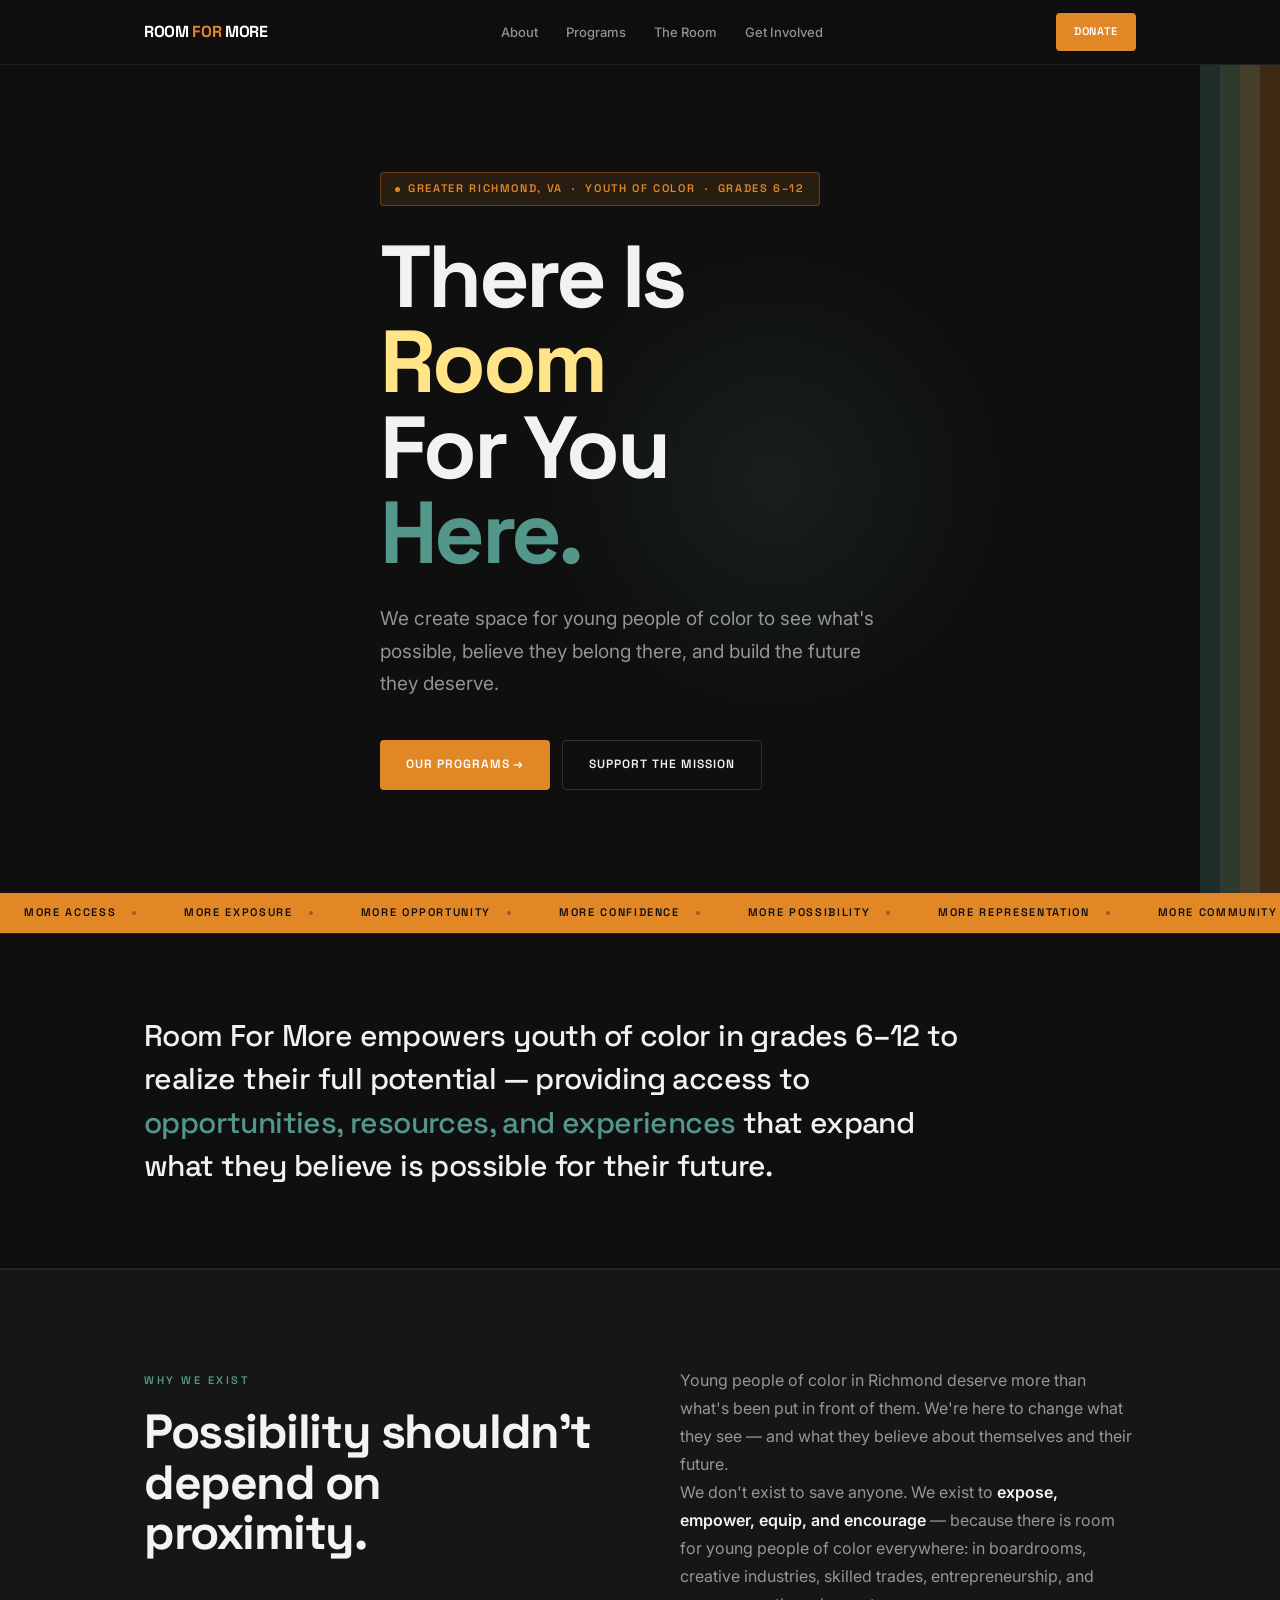
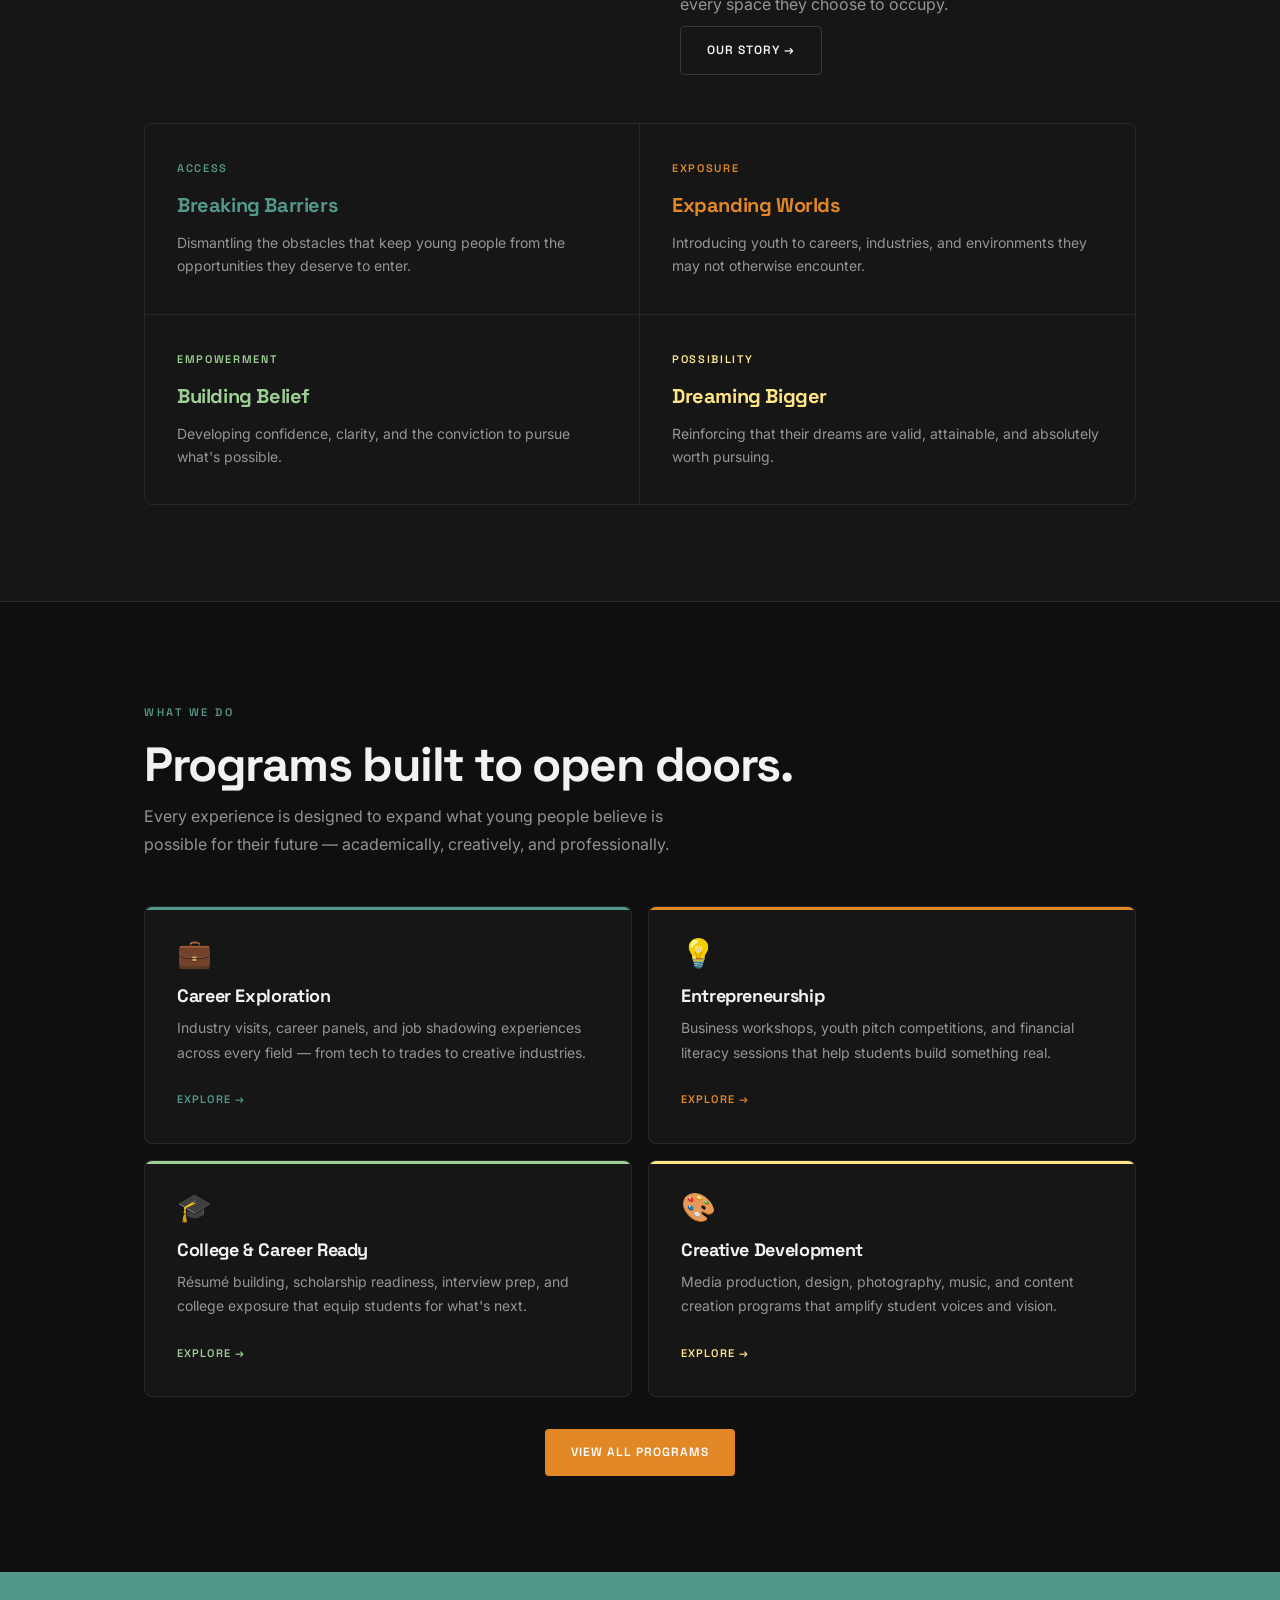
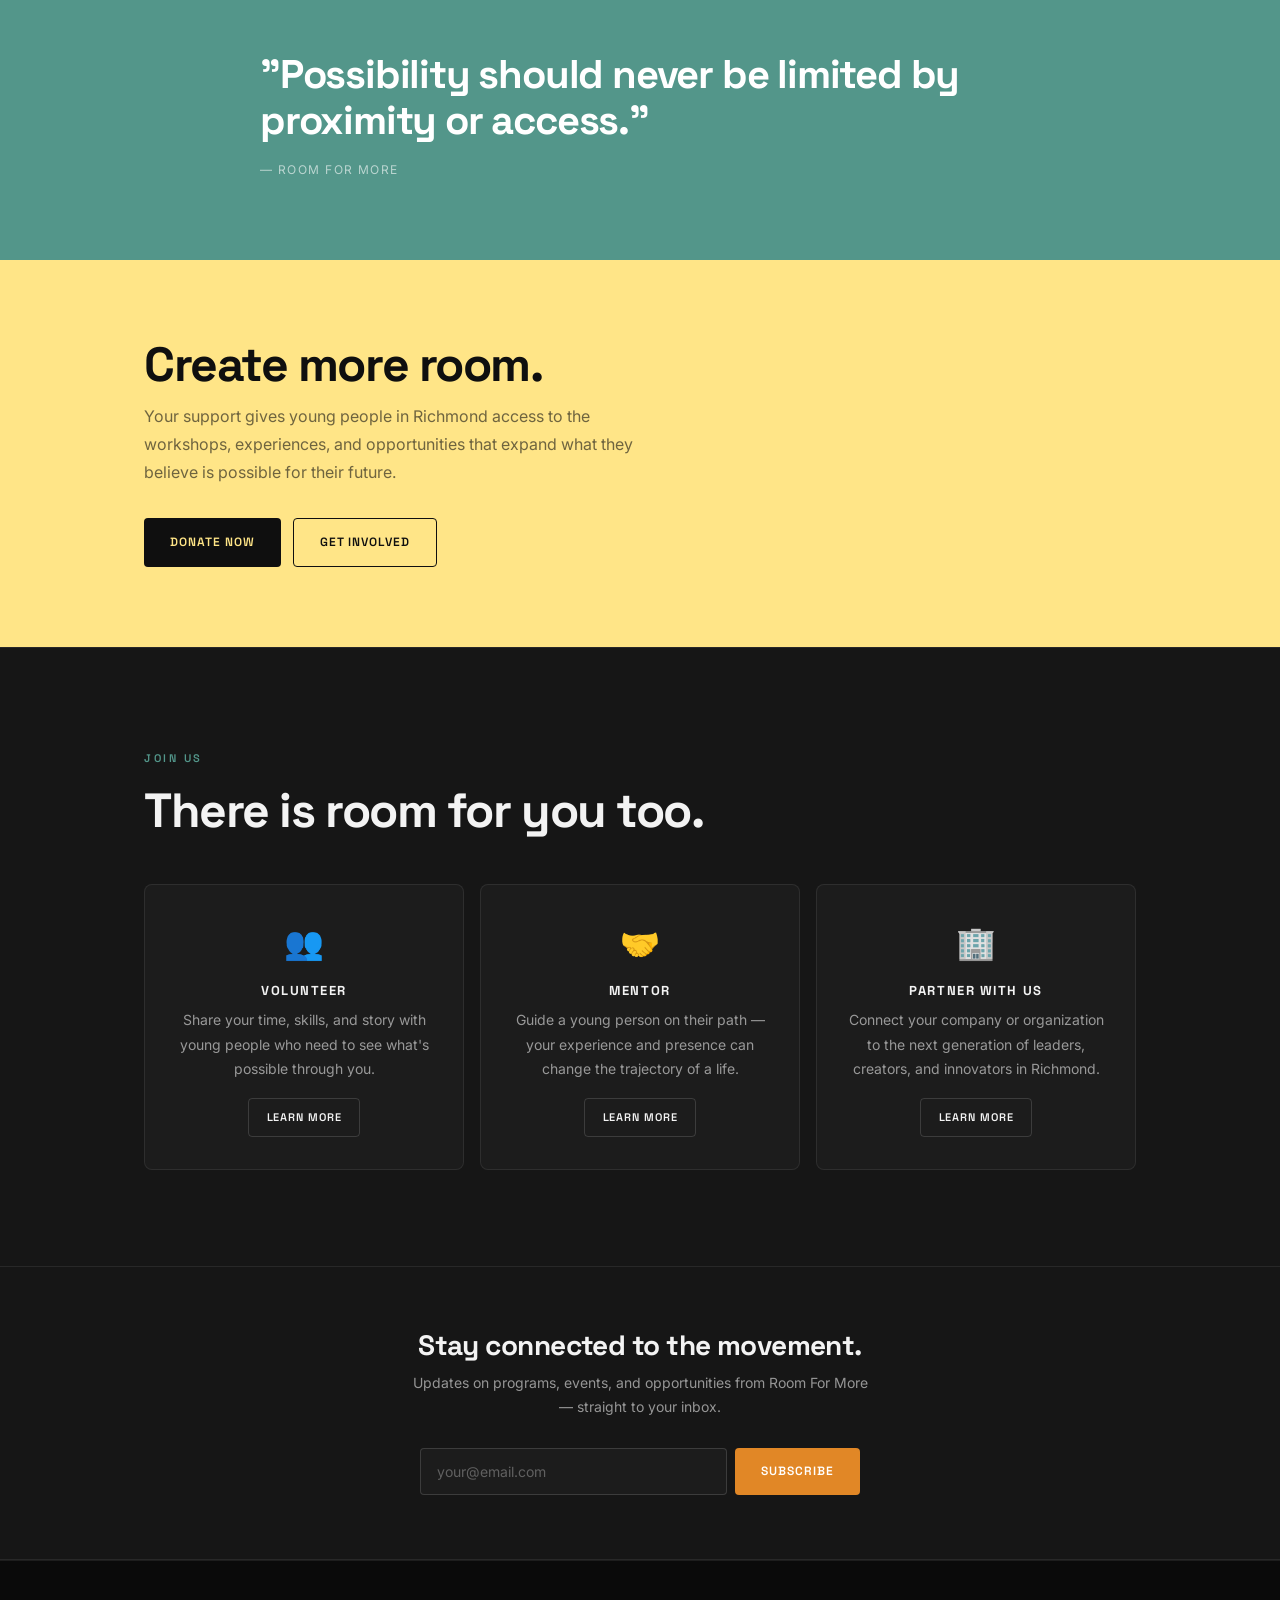
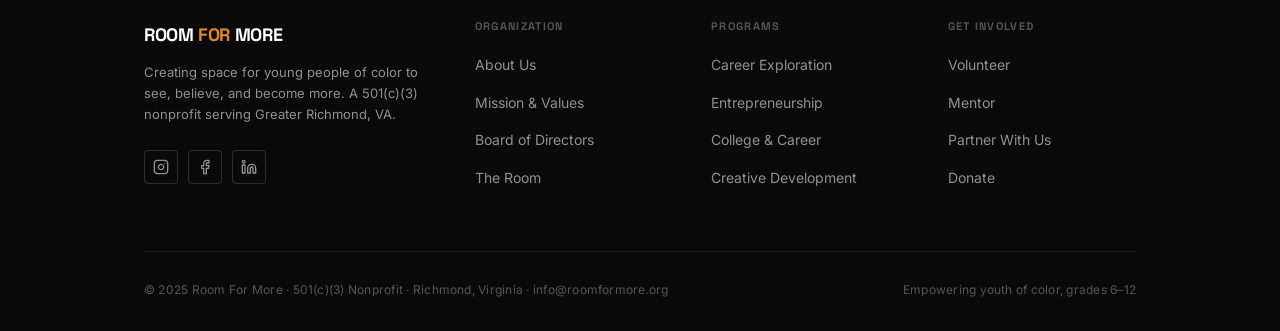
<file: index.html>
<!DOCTYPE html>
<html lang="en">
<head>
  <meta charset="UTF-8">
  <meta name="viewport" content="width=device-width, initial-scale=1.0">
  <meta name="description" content="Room For More empowers youth of color in grades 6–12 in Greater Richmond, VA through career exploration, entrepreneurship, creative development, and college readiness.">
  <title>Room For More — Creating Space for Young People of Color</title>
  <link rel="stylesheet" href="style.css">
  <style>
    /* ---- Hero ---- */
    .hero {
      background: var(--bg-base);
      padding: 100px var(--gutter) 96px;
      position: relative;
      overflow: hidden;
      min-height: 92vh;
      display: flex;
      align-items: center;
    }
    .hero__content { position: relative; z-index: 2; max-width: 720px; }
    .hero__tag {
      display: inline-flex;
      align-items: center;
      gap: 8px;
      background: rgba(225,135,38,0.12);
      border: 1px solid rgba(225,135,38,0.35);
      color: var(--orange);
      font-family: var(--font-display);
      font-size: 11px;
      font-weight: 600;
      letter-spacing: 0.15em;
      text-transform: uppercase;
      padding: 7px 14px;
      border-radius: var(--radius-sm);
      margin-bottom: 28px;
    }
    .hero__tag-dot {
      width: 5px; height: 5px;
      border-radius: 50%;
      background: var(--orange);
      animation: pulse 2s ease infinite;
    }
    @keyframes pulse {
      0%,100% { opacity: 1; } 50% { opacity: 0.4; }
    }
    .hero h1 {
      font-size: clamp(48px, 8vw, 88px);
      line-height: 0.97;
      letter-spacing: -0.04em;
      margin-bottom: 28px;
    }
    .hero h1 .accent-yellow { color: var(--yellow); }
    .hero h1 .accent-teal   { color: var(--teal); }
    .hero__sub {
      font-size: clamp(15px, 2vw, 19px);
      color: var(--text-muted);
      max-width: 520px;
      line-height: 1.7;
      margin-bottom: 40px;
    }
    .hero__btns { display: flex; gap: 12px; flex-wrap: wrap; }

    /* Vertical stripe accent */
    .hero__stripes {
      position: absolute;
      right: 0;
      top: 0;
      bottom: 0;
      display: flex;
      gap: 0;
      pointer-events: none;
      z-index: 1;
    }
    .hero__stripe {
      width: 20px;
      opacity: 0.22;
    }

    /* Ambient glow */
    .hero__glow {
      position: absolute;
      right: 20%;
      top: 20%;
      width: 500px;
      height: 500px;
      background: radial-gradient(circle, rgba(83,150,138,0.12) 0%, transparent 65%);
      pointer-events: none;
      z-index: 1;
    }

    /* ---- Why Section ---- */
    .why-section {
      background: var(--bg-surface);
      border-top: 1px solid var(--border);
      border-bottom: 1px solid var(--border);
    }
    .why-layout {
      display: grid;
      grid-template-columns: 1fr 1fr;
      gap: 80px;
      align-items: start;
    }
    .why-left p { font-size: 16px; line-height: 1.8; margin-bottom: 32px; }

    /* ---- Mission statement full-bleed ---- */
    .mission-statement {
      padding: 80px var(--gutter);
      background: var(--bg-base);
      border-top: 1px solid var(--border);
      border-bottom: 1px solid var(--border);
    }
    .mission-statement p {
      font-family: var(--font-display);
      font-size: clamp(20px, 3vw, 30px);
      font-weight: 500;
      letter-spacing: -0.02em;
      color: var(--text-primary);
      max-width: 820px;
      line-height: 1.45;
    }
    .mission-statement p span { color: var(--teal); }

    @media (max-width: 768px) {
      .hero { min-height: 80vh; padding: 80px var(--gutter) 72px; }
      .why-layout { grid-template-columns: 1fr; gap: 48px; }
    }
  </style>
</head>
<body data-page="home">

  <div id="nav-placeholder"></div>

  <!-- HERO -->
  <section class="hero" aria-label="Hero">
    <div class="hero__glow" aria-hidden="true"></div>
    <div class="hero__stripes" aria-hidden="true">
      <div class="hero__stripe" style="background:var(--teal);"></div>
      <div class="hero__stripe" style="background:var(--green);"></div>
      <div class="hero__stripe" style="background:var(--yellow);"></div>
      <div class="hero__stripe" style="background:var(--orange);"></div>
    </div>

    <div class="hero__content container">
      <div class="hero__tag">
        <span class="hero__tag-dot"></span>
        Greater Richmond, VA &nbsp;·&nbsp; Youth of Color &nbsp;·&nbsp; Grades 6–12
      </div>
      <h1>
        There Is<br>
        <span class="accent-yellow">Room</span><br>
        For You<br>
        <span class="accent-teal">Here.</span>
      </h1>
      <p class="hero__sub">
        We create space for young people of color to see what's possible, believe they belong there, and build the future they deserve.
      </p>
      <div class="hero__btns">
        <a href="programs.html" class="btn btn--orange">Our Programs &rarr;</a>
        <a href="donate.html" class="btn btn--ghost">Support the Mission</a>
      </div>
    </div>
  </section>

  <!-- TICKER -->
  <div id="ticker-placeholder"></div>

  <!-- MISSION STATEMENT -->
  <div class="mission-statement">
    <div class="container">
      <p>Room For More empowers youth of color in grades 6–12 to realize their full potential — providing access to <span>opportunities, resources, and experiences</span> that expand what they believe is possible for their future.</p>
    </div>
  </div>

  <!-- WHY WE EXIST -->
  <section class="section why-section" aria-labelledby="why-heading">
    <div class="container">
      <div class="why-layout">
        <div class="why-left">
          <span class="eyebrow">Why We Exist</span>
          <h2 id="why-heading">Possibility shouldn't depend on proximity.</h2>
        </div>
        <div class="why-right">
          <p>Young people of color in Richmond deserve more than what's been put in front of them. We're here to change what they see — and what they believe about themselves and their future.</p>
          <p>We don't exist to save anyone. We exist to <strong style="color:var(--text-primary);font-weight:600;">expose, empower, equip, and encourage</strong> — because there is room for young people of color everywhere: in boardrooms, creative industries, skilled trades, entrepreneurship, and every space they choose to occupy.</p>
          <a href="about.html" class="btn btn--ghost" style="margin-top:8px;">Our Story &rarr;</a>
        </div>
      </div>

      <div class="value-grid" role="list">
        <div class="value-cell" role="listitem">
          <div class="value-num" style="color:var(--teal);">ACCESS</div>
          <div class="value-name" style="color:var(--teal);">Breaking Barriers</div>
          <div class="value-desc">Dismantling the obstacles that keep young people from the opportunities they deserve to enter.</div>
        </div>
        <div class="value-cell" role="listitem">
          <div class="value-num" style="color:var(--orange);">EXPOSURE</div>
          <div class="value-name" style="color:var(--orange);">Expanding Worlds</div>
          <div class="value-desc">Introducing youth to careers, industries, and environments they may not otherwise encounter.</div>
        </div>
        <div class="value-cell" role="listitem">
          <div class="value-num" style="color:var(--green);">EMPOWERMENT</div>
          <div class="value-name" style="color:var(--green);">Building Belief</div>
          <div class="value-desc">Developing confidence, clarity, and the conviction to pursue what's possible.</div>
        </div>
        <div class="value-cell" role="listitem">
          <div class="value-num" style="color:var(--yellow);">POSSIBILITY</div>
          <div class="value-name" style="color:var(--yellow);">Dreaming Bigger</div>
          <div class="value-desc">Reinforcing that their dreams are valid, attainable, and absolutely worth pursuing.</div>
        </div>
      </div>
    </div>
  </section>

  <!-- PROGRAMS PREVIEW -->
  <section class="section" aria-labelledby="programs-heading">
    <div class="container">
      <span class="eyebrow">What We Do</span>
      <h2 id="programs-heading">Programs built to open doors.</h2>
      <p style="margin-top:12px;max-width:540px;">Every experience is designed to expand what young people believe is possible for their future — academically, creatively, and professionally.</p>

      <div class="prog-grid" role="list">
        <div class="prog-card" role="listitem">
          <div class="prog-card__bar" style="background:var(--teal);"></div>
          <div class="prog-card__icon" aria-hidden="true">💼</div>
          <h3>Career Exploration</h3>
          <p>Industry visits, career panels, and job shadowing experiences across every field — from tech to trades to creative industries.</p>
          <a href="programs.html#career" class="prog-card__link" style="color:var(--teal);">Explore &rarr;</a>
        </div>
        <div class="prog-card" role="listitem">
          <div class="prog-card__bar" style="background:var(--orange);"></div>
          <div class="prog-card__icon" aria-hidden="true">💡</div>
          <h3>Entrepreneurship</h3>
          <p>Business workshops, youth pitch competitions, and financial literacy sessions that help students build something real.</p>
          <a href="programs.html#entrepreneurship" class="prog-card__link" style="color:var(--orange);">Explore &rarr;</a>
        </div>
        <div class="prog-card" role="listitem">
          <div class="prog-card__bar" style="background:var(--green);"></div>
          <div class="prog-card__icon" aria-hidden="true">🎓</div>
          <h3>College & Career Ready</h3>
          <p>Résumé building, scholarship readiness, interview prep, and college exposure that equip students for what's next.</p>
          <a href="programs.html#college" class="prog-card__link" style="color:var(--green);">Explore &rarr;</a>
        </div>
        <div class="prog-card" role="listitem">
          <div class="prog-card__bar" style="background:var(--yellow);"></div>
          <div class="prog-card__icon" aria-hidden="true">🎨</div>
          <h3>Creative Development</h3>
          <p>Media production, design, photography, music, and content creation programs that amplify student voices and vision.</p>
          <a href="programs.html#creative" class="prog-card__link" style="color:var(--yellow);">Explore &rarr;</a>
        </div>
      </div>

      <div style="margin-top:32px;text-align:center;">
        <a href="programs.html" class="btn btn--orange">View All Programs</a>
      </div>
    </div>
  </section>

  <!-- QUOTE -->
  <div class="quote-block" role="blockquote">
    <div class="container">
      <blockquote>"Possibility should never be limited by proximity or access."</blockquote>
      <cite>— Room For More</cite>
    </div>
  </div>

  <!-- DONATE CTA -->
  <div class="cta-strip" aria-label="Donate call to action">
    <div class="container">
      <h2>Create more room.</h2>
      <p>Your support gives young people in Richmond access to the workshops, experiences, and opportunities that expand what they believe is possible for their future.</p>
      <div class="btn-row">
        <a href="donate.html" class="btn btn--dark">Donate Now</a>
        <a href="get-involved.html" class="btn btn--outline-dark">Get Involved</a>
      </div>
    </div>
  </div>

  <!-- GET INVOLVED STRIP -->
  <section class="section" style="background:var(--bg-surface);border-top:1px solid var(--border);" aria-labelledby="involve-heading">
    <div class="container">
      <span class="eyebrow">Join Us</span>
      <h2 id="involve-heading">There is room for you too.</h2>
      <div class="involve-grid" role="list">
        <div class="involve-card" role="listitem">
          <div class="involve-card__icon" aria-hidden="true">👥</div>
          <h3>Volunteer</h3>
          <p>Share your time, skills, and story with young people who need to see what's possible through you.</p>
          <a href="get-involved.html#volunteer" class="btn btn--ghost" style="margin-top:16px;font-size:11px;padding:10px 18px;">Learn More</a>
        </div>
        <div class="involve-card" role="listitem">
          <div class="involve-card__icon" aria-hidden="true">🤝</div>
          <h3>Mentor</h3>
          <p>Guide a young person on their path — your experience and presence can change the trajectory of a life.</p>
          <a href="get-involved.html#mentor" class="btn btn--ghost" style="margin-top:16px;font-size:11px;padding:10px 18px;">Learn More</a>
        </div>
        <div class="involve-card" role="listitem">
          <div class="involve-card__icon" aria-hidden="true">🏢</div>
          <h3>Partner With Us</h3>
          <p>Connect your company or organization to the next generation of leaders, creators, and innovators in Richmond.</p>
          <a href="get-involved.html#partner" class="btn btn--ghost" style="margin-top:16px;font-size:11px;padding:10px 18px;">Learn More</a>
        </div>
      </div>
    </div>
  </section>

  <!-- EMAIL SIGNUP -->
  <section class="email-signup" aria-label="Newsletter signup">
    <div class="container">
      <h3>Stay connected to the movement.</h3>
      <p>Updates on programs, events, and opportunities from Room For More — straight to your inbox.</p>
      <form class="email-form" novalidate aria-label="Email signup form">
        <input type="email" placeholder="your@email.com" required aria-label="Email address">
        <button type="submit" class="btn btn--orange">Subscribe</button>
      </form>
    </div>
  </section>

  <div id="footer-placeholder"></div>
  <script src="shared.js"></script>
</body>
</html>
</file>
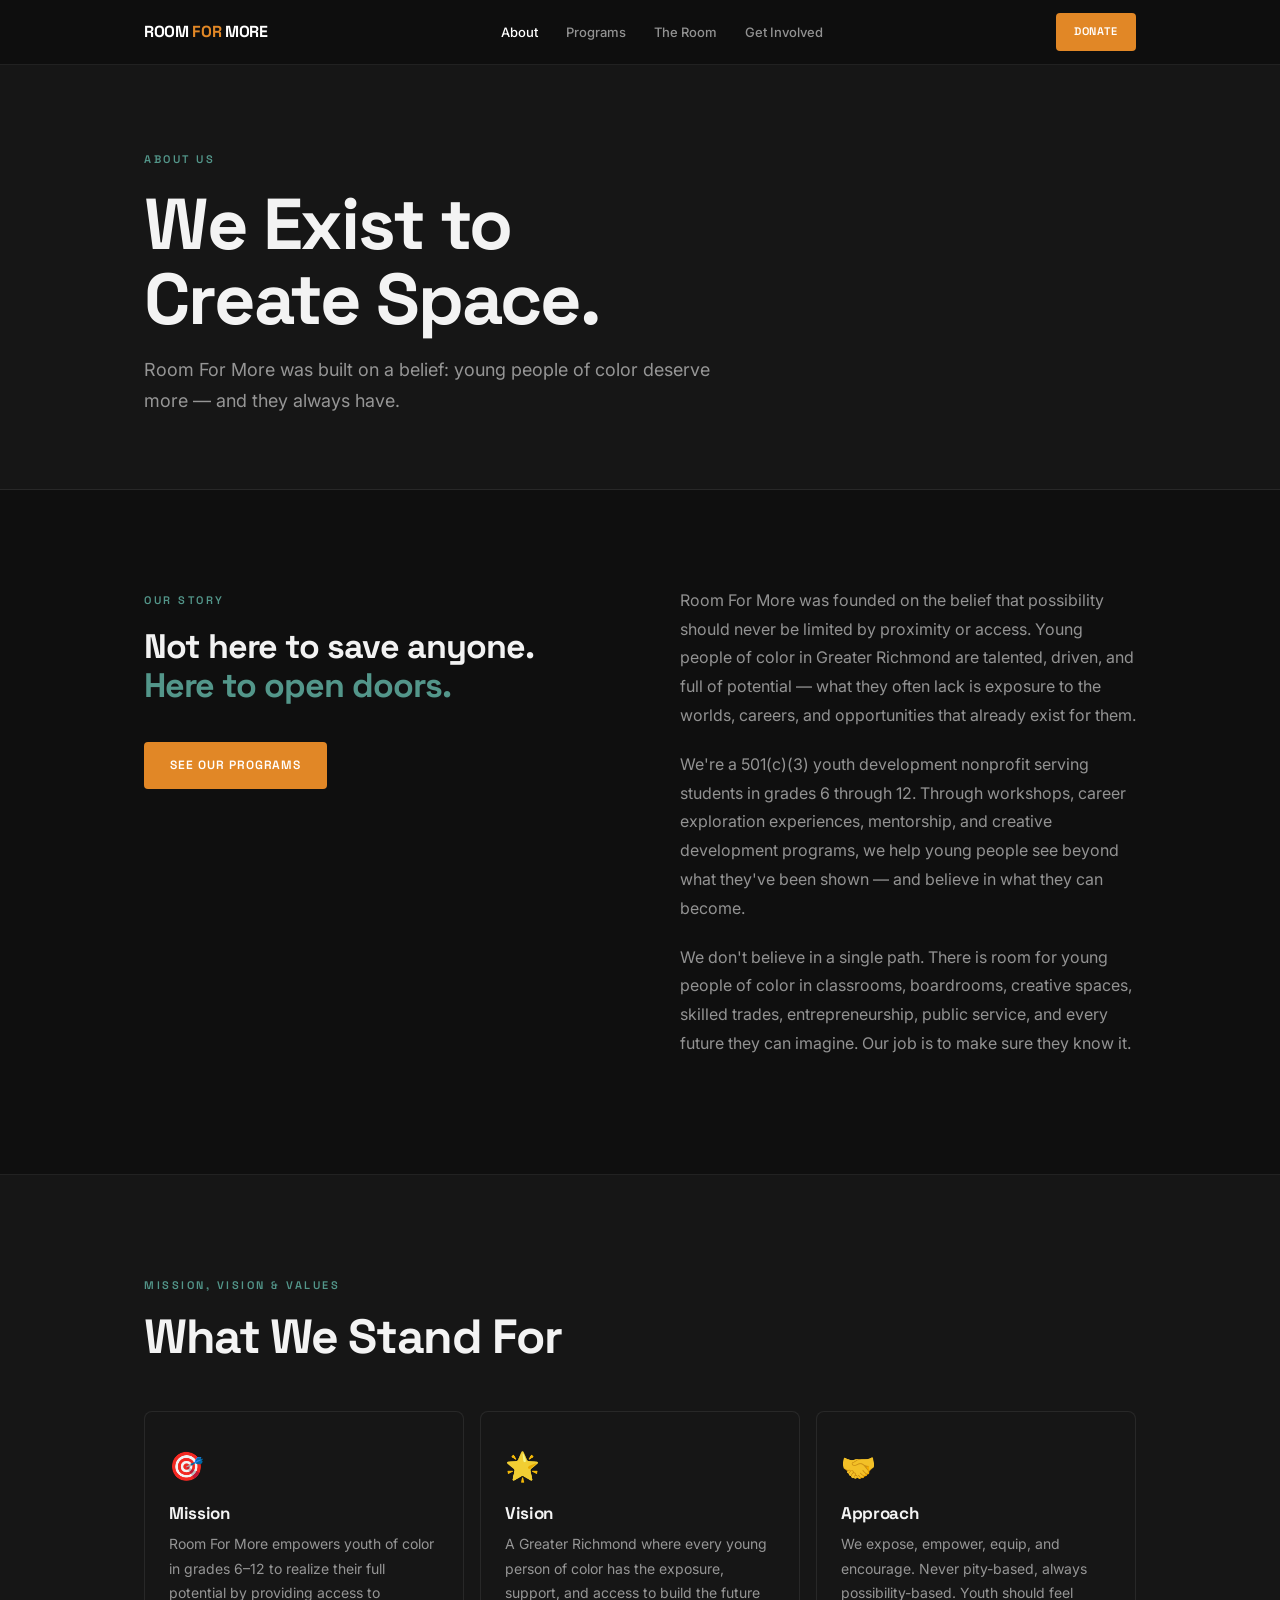
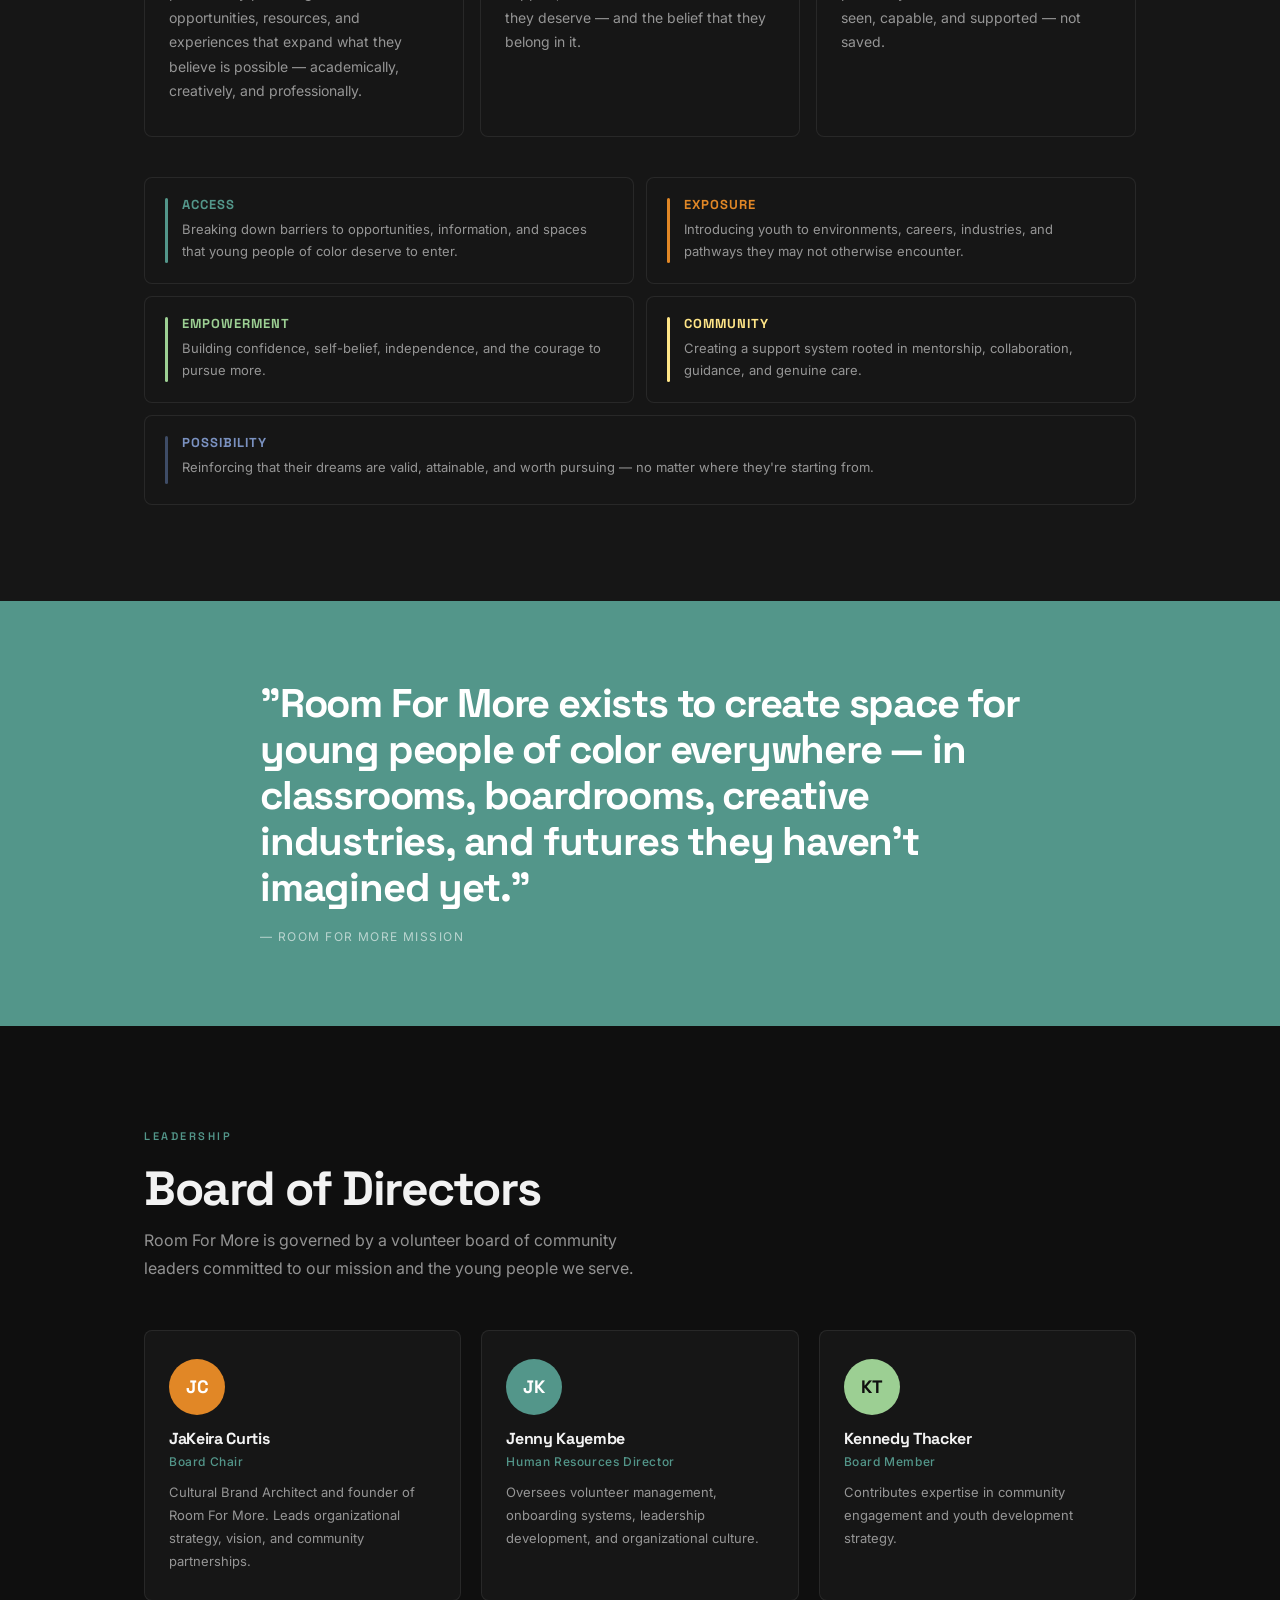
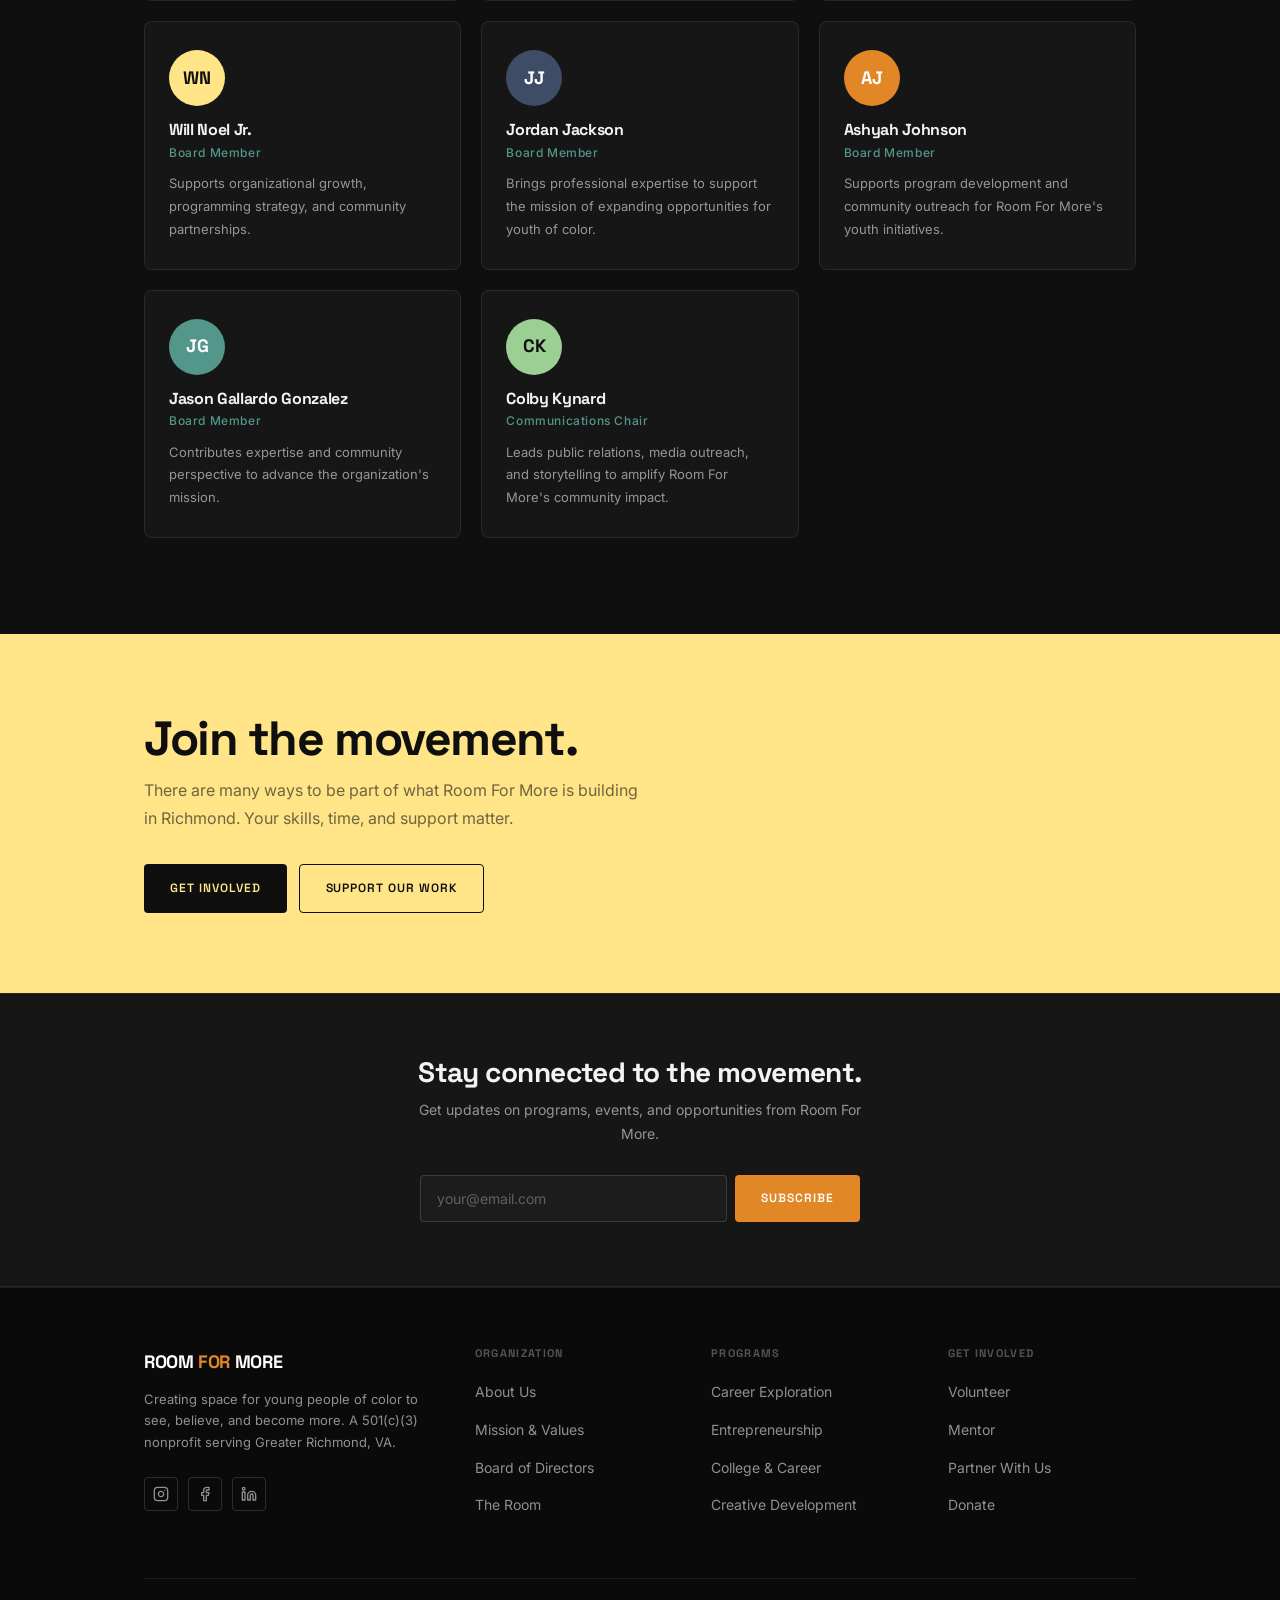
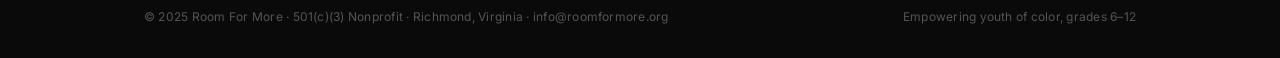
<file: about.html>
<!DOCTYPE html>
<html lang="en">
<head>
  <meta charset="UTF-8">
  <meta name="viewport" content="width=device-width, initial-scale=1.0">
  <meta name="description" content="Learn about Room For More — our story, mission, values, and the team building this movement for youth of color in Greater Richmond, VA.">
  <title>About — Room For More</title>
  <link rel="stylesheet" href="style.css">
  <style>
    .story-layout {
      display: grid;
      grid-template-columns: 1fr 1fr;
      gap: 80px;
      align-items: start;
    }
    .story-pull {
      font-family: var(--font-display);
      font-size: clamp(22px, 3.5vw, 34px);
      font-weight: 700;
      line-height: 1.15;
      letter-spacing: -0.03em;
      color: var(--text-primary);
      margin-bottom: 28px;
    }
    .story-pull span { color: var(--teal); }
    .story-body p {
      font-size: 16px;
      line-height: 1.8;
      margin-bottom: 20px;
      color: var(--text-muted);
    }
    .mission-cards {
      display: grid;
      grid-template-columns: repeat(3,1fr);
      gap: 16px;
      margin-top: 48px;
    }
    .mission-card {
      background: var(--bg-surface);
      border: 1px solid var(--border);
      border-radius: var(--radius-md);
      padding: 32px 24px;
    }
    .mission-card__icon {
      font-size: 28px;
      margin-bottom: 16px;
    }
    .mission-card h3 { font-size:17px; margin-bottom:10px; }
    .mission-card p  { font-size:14px; }

    .pillars-list {
      display: grid;
      grid-template-columns: 1fr 1fr;
      gap: 12px;
      margin-top: 40px;
    }
    .pillar-item {
      display: flex;
      align-items: flex-start;
      gap: 14px;
      padding: 20px;
      background: var(--bg-surface);
      border: 1px solid var(--border);
      border-radius: var(--radius-md);
    }
    .pillar-item__bar {
      width: 3px;
      height: 100%;
      min-height: 48px;
      border-radius: 2px;
      flex-shrink: 0;
    }
    .pillar-item h4 { font-size:13px; letter-spacing:0.08em; margin-bottom:6px; }
    .pillar-item p  { font-size:13px; }

    @media (max-width:768px) {
      .story-layout { grid-template-columns:1fr; gap:40px; }
      .mission-cards { grid-template-columns:1fr; }
      .pillars-list  { grid-template-columns:1fr; }
    }
  </style>
</head>
<body data-page="about">
  <div id="nav-placeholder"></div>

  <!-- PAGE HERO -->
  <header class="page-hero" aria-label="Page header">
    <div class="container">
      <span class="eyebrow">About Us</span>
      <h1>We Exist to<br>Create Space.</h1>
      <p>Room For More was built on a belief: young people of color deserve more — and they always have.</p>
    </div>
  </header>

  <!-- OUR STORY -->
  <section class="section" aria-labelledby="story-heading">
    <div class="container">
      <div class="story-layout">
        <div>
          <span class="eyebrow">Our Story</span>
          <p class="story-pull">Not here to save anyone.<br><span>Here to open doors.</span></p>
          <a href="programs.html" class="btn btn--orange" style="margin-top:8px;">See Our Programs</a>
        </div>
        <div class="story-body">
          <p>Room For More was founded on the belief that possibility should never be limited by proximity or access. Young people of color in Greater Richmond are talented, driven, and full of potential — what they often lack is exposure to the worlds, careers, and opportunities that already exist for them.</p>
          <p>We're a 501(c)(3) youth development nonprofit serving students in grades 6 through 12. Through workshops, career exploration experiences, mentorship, and creative development programs, we help young people see beyond what they've been shown — and believe in what they can become.</p>
          <p>We don't believe in a single path. There is room for young people of color in classrooms, boardrooms, creative spaces, skilled trades, entrepreneurship, public service, and every future they can imagine. Our job is to make sure they know it.</p>
        </div>
      </div>
    </div>
  </section>

  <hr class="divider">

  <!-- MISSION / VISION / VALUES -->
  <section class="section" id="mission" style="background:var(--bg-surface);" aria-labelledby="mvv-heading">
    <div class="container">
      <span class="eyebrow">Mission, Vision &amp; Values</span>
      <h2 id="mvv-heading">What We Stand For</h2>
      <div class="mission-cards" role="list">
        <div class="mission-card" role="listitem">
          <div class="mission-card__icon" aria-hidden="true">🎯</div>
          <h3>Mission</h3>
          <p>Room For More empowers youth of color in grades 6–12 to realize their full potential by providing access to opportunities, resources, and experiences that expand what they believe is possible — academically, creatively, and professionally.</p>
        </div>
        <div class="mission-card" role="listitem">
          <div class="mission-card__icon" aria-hidden="true">🌟</div>
          <h3>Vision</h3>
          <p>A Greater Richmond where every young person of color has the exposure, support, and access to build the future they deserve — and the belief that they belong in it.</p>
        </div>
        <div class="mission-card" role="listitem">
          <div class="mission-card__icon" aria-hidden="true">🤝</div>
          <h3>Approach</h3>
          <p>We expose, empower, equip, and encourage. Never pity-based, always possibility-based. Youth should feel seen, capable, and supported — not saved.</p>
        </div>
      </div>

      <div class="pillars-list" role="list">
        <div class="pillar-item" role="listitem">
          <div class="pillar-item__bar" style="background:var(--teal);"></div>
          <div>
            <h4 style="color:var(--teal);">Access</h4>
            <p>Breaking down barriers to opportunities, information, and spaces that young people of color deserve to enter.</p>
          </div>
        </div>
        <div class="pillar-item" role="listitem">
          <div class="pillar-item__bar" style="background:var(--orange);"></div>
          <div>
            <h4 style="color:var(--orange);">Exposure</h4>
            <p>Introducing youth to environments, careers, industries, and pathways they may not otherwise encounter.</p>
          </div>
        </div>
        <div class="pillar-item" role="listitem">
          <div class="pillar-item__bar" style="background:var(--green);"></div>
          <div>
            <h4 style="color:var(--green);">Empowerment</h4>
            <p>Building confidence, self-belief, independence, and the courage to pursue more.</p>
          </div>
        </div>
        <div class="pillar-item" role="listitem">
          <div class="pillar-item__bar" style="background:var(--yellow);"></div>
          <div>
            <h4 style="color:var(--yellow);">Community</h4>
            <p>Creating a support system rooted in mentorship, collaboration, guidance, and genuine care.</p>
          </div>
        </div>
        <div class="pillar-item" role="listitem" style="grid-column:1/-1;">
          <div class="pillar-item__bar" style="background:var(--navy);"></div>
          <div>
            <h4 style="color:#7a91c0;">Possibility</h4>
            <p>Reinforcing that their dreams are valid, attainable, and worth pursuing — no matter where they're starting from.</p>
          </div>
        </div>
      </div>
    </div>
  </section>

  <!-- QUOTE -->
  <div class="quote-block">
    <div class="container">
      <blockquote>"Room For More exists to create space for young people of color everywhere — in classrooms, boardrooms, creative industries, and futures they haven't imagined yet."</blockquote>
      <cite>— Room For More Mission</cite>
    </div>
  </div>

  <!-- BOARD OF DIRECTORS -->
  <section class="section" id="board" aria-labelledby="board-heading">
    <div class="container">
      <span class="eyebrow">Leadership</span>
      <h2 id="board-heading">Board of Directors</h2>
      <p style="margin-top:12px;max-width:520px;">Room For More is governed by a volunteer board of community leaders committed to our mission and the young people we serve.</p>
      <div class="team-grid" role="list">
        <div class="team-card" role="listitem">
          <div class="team-avatar" style="background:var(--orange);">JC</div>
          <h3>JaKeira Curtis</h3>
          <div class="team-card__role">Board Chair</div>
          <p>Cultural Brand Architect and founder of Room For More. Leads organizational strategy, vision, and community partnerships.</p>
        </div>
        <div class="team-card" role="listitem">
          <div class="team-avatar" style="background:var(--teal);">JK</div>
          <h3>Jenny Kayembe</h3>
          <div class="team-card__role">Human Resources Director</div>
          <p>Oversees volunteer management, onboarding systems, leadership development, and organizational culture.</p>
        </div>
        <div class="team-card" role="listitem">
          <div class="team-avatar" style="background:var(--green);color:var(--bg-base);">KT</div>
          <h3>Kennedy Thacker</h3>
          <div class="team-card__role">Board Member</div>
          <p>Contributes expertise in community engagement and youth development strategy.</p>
        </div>
        <div class="team-card" role="listitem">
          <div class="team-avatar" style="background:var(--yellow);color:var(--bg-base);">WN</div>
          <h3>Will Noel Jr.</h3>
          <div class="team-card__role">Board Member</div>
          <p>Supports organizational growth, programming strategy, and community partnerships.</p>
        </div>
        <div class="team-card" role="listitem">
          <div class="team-avatar" style="background:var(--navy);">JJ</div>
          <h3>Jordan Jackson</h3>
          <div class="team-card__role">Board Member</div>
          <p>Brings professional expertise to support the mission of expanding opportunities for youth of color.</p>
        </div>
        <div class="team-card" role="listitem">
          <div class="team-avatar" style="background:var(--orange);">AJ</div>
          <h3>Ashyah Johnson</h3>
          <div class="team-card__role">Board Member</div>
          <p>Supports program development and community outreach for Room For More's youth initiatives.</p>
        </div>
        <div class="team-card" role="listitem">
          <div class="team-avatar" style="background:var(--teal);">JG</div>
          <h3>Jason Gallardo Gonzalez</h3>
          <div class="team-card__role">Board Member</div>
          <p>Contributes expertise and community perspective to advance the organization's mission.</p>
        </div>
        <div class="team-card" role="listitem">
          <div class="team-avatar" style="background:var(--green);color:var(--bg-base);">CK</div>
          <h3>Colby Kynard</h3>
          <div class="team-card__role">Communications Chair</div>
          <p>Leads public relations, media outreach, and storytelling to amplify Room For More's community impact.</p>
        </div>
      </div>
    </div>
  </section>

  <!-- JOIN CTA -->
  <div class="cta-strip">
    <div class="container">
      <h2>Join the movement.</h2>
      <p>There are many ways to be part of what Room For More is building in Richmond. Your skills, time, and support matter.</p>
      <div class="btn-row">
        <a href="get-involved.html" class="btn btn--dark">Get Involved</a>
        <a href="donate.html" class="btn btn--outline-dark">Support Our Work</a>
      </div>
    </div>
  </div>

  <section class="email-signup">
    <div class="container">
      <h3>Stay connected to the movement.</h3>
      <p>Get updates on programs, events, and opportunities from Room For More.</p>
      <form class="email-form" novalidate>
        <input type="email" placeholder="your@email.com" required aria-label="Email address">
        <button type="submit" class="btn btn--orange">Subscribe</button>
      </form>
    </div>
  </section>

  <div id="footer-placeholder"></div>
  <script src="shared.js"></script>
</body>
</html>
</file>
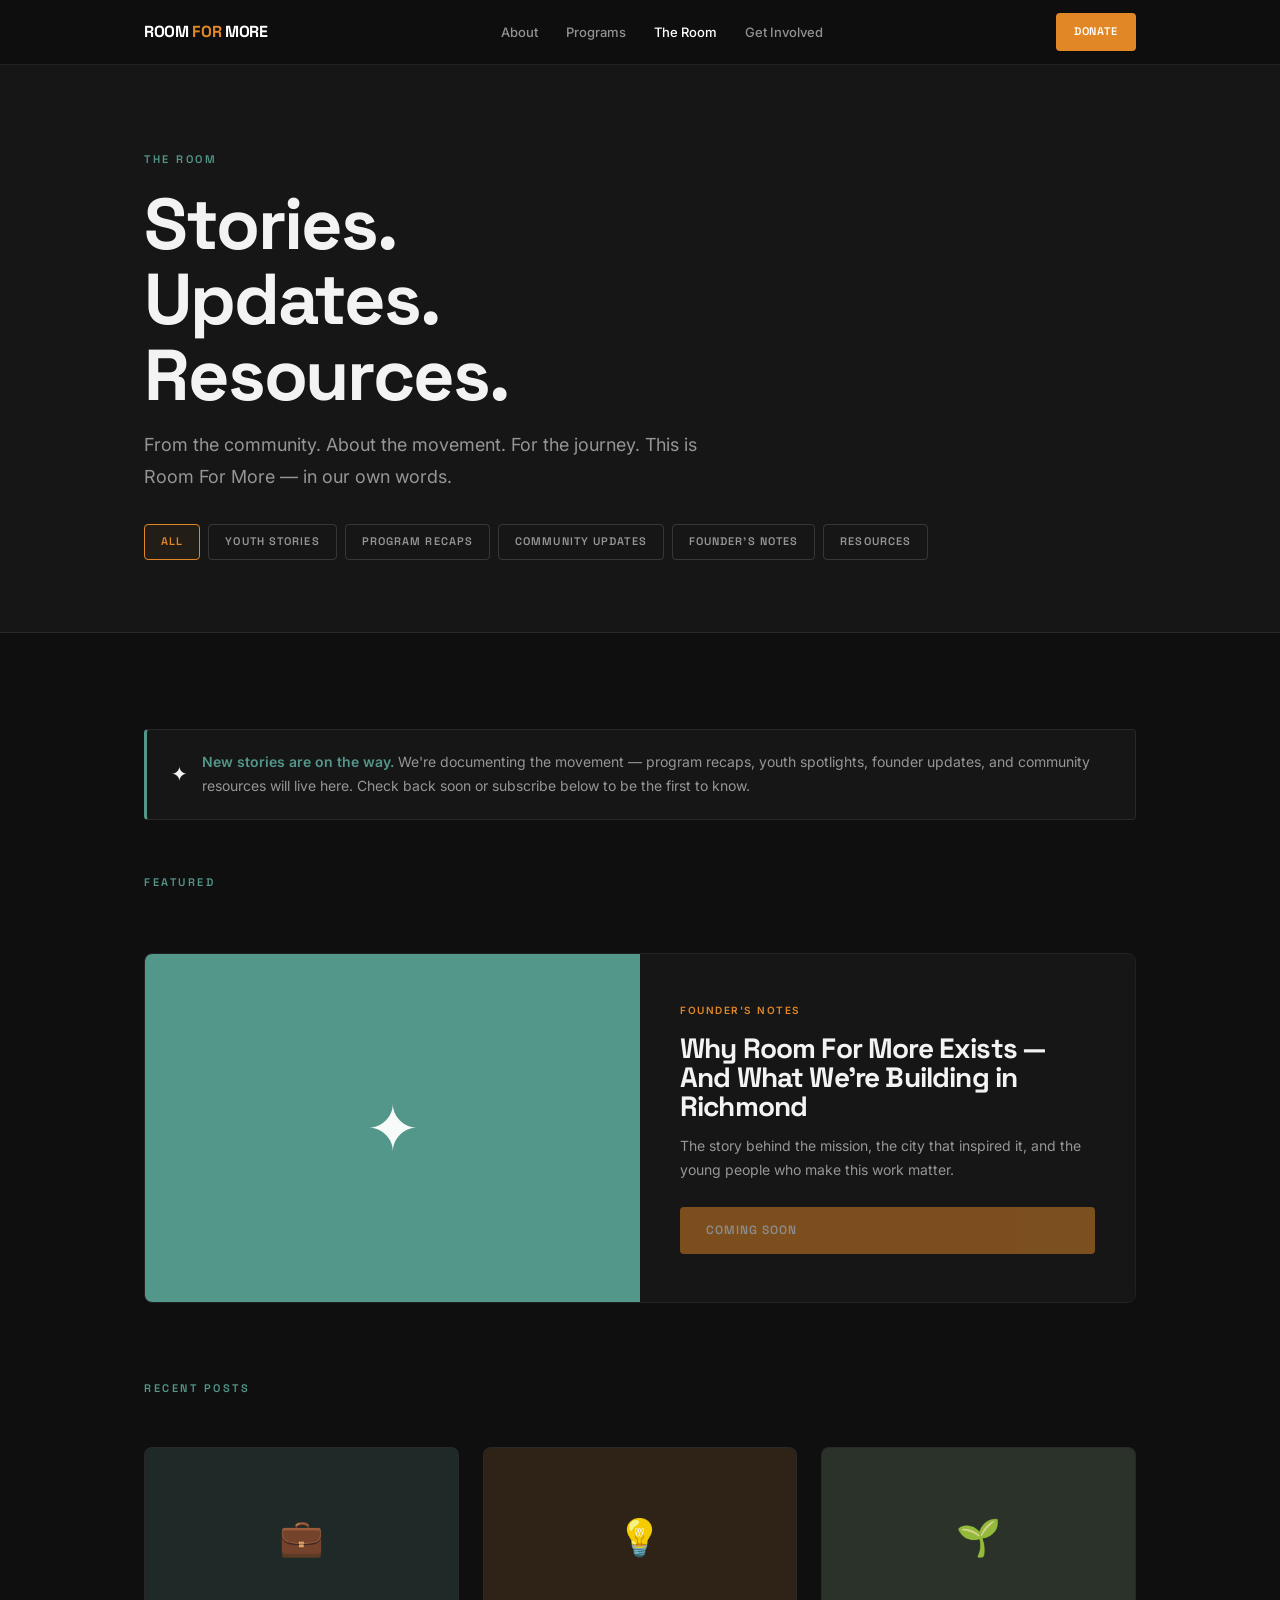
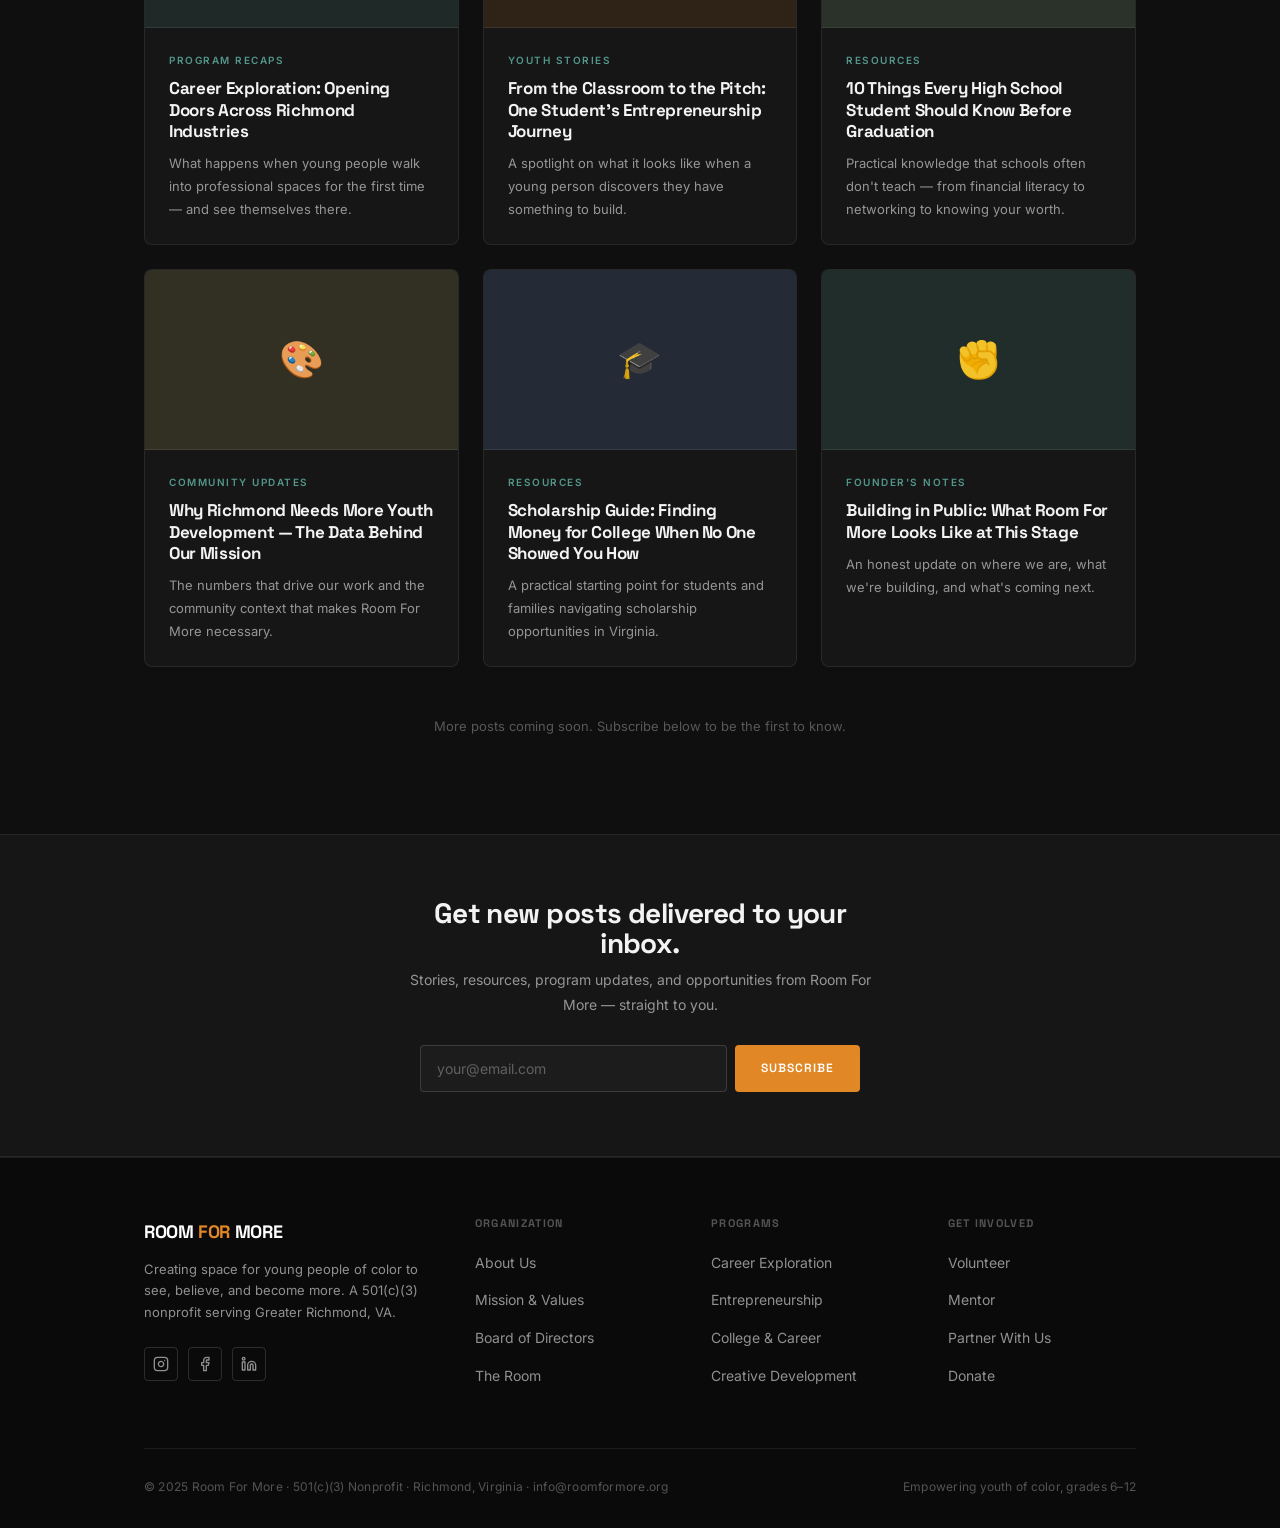
<file: blog.html>
<!DOCTYPE html>
<html lang="en">
<head>
  <meta charset="UTF-8">
  <meta name="viewport" content="width=device-width, initial-scale=1.0">
  <meta name="description" content="The Room — stories from the community, updates from the movement, and resources for the journey. Room For More's blog.">
  <title>The Room — Room For More</title>
  <link rel="stylesheet" href="style.css">
  <style>
    .blog-cats {
      display: flex;
      gap: 8px;
      flex-wrap: wrap;
      margin-top: 32px;
    }
    .blog-cat-btn {
      font-family: var(--font-display);
      font-size: 11px;
      font-weight: 600;
      letter-spacing: 0.1em;
      text-transform: uppercase;
      padding: 8px 16px;
      border: 1px solid var(--border-mid);
      border-radius: var(--radius-sm);
      color: var(--text-muted);
      background: transparent;
      cursor: pointer;
      transition: border-color 0.15s, color 0.15s, background 0.15s;
    }
    .blog-cat-btn:hover,
    .blog-cat-btn.active {
      border-color: var(--orange);
      color: var(--orange);
      background: rgba(225,135,38,0.06);
    }
    .coming-soon-notice {
      background: var(--bg-surface);
      border: 1px solid var(--border);
      border-left: 3px solid var(--teal);
      border-radius: var(--radius-sm);
      padding: 20px 24px;
      margin-bottom: 48px;
      display: flex;
      align-items: center;
      gap: 14px;
    }
    .coming-soon-notice span { font-size: 20px; }
    .coming-soon-notice p { font-size: 14px; margin: 0; }
    .coming-soon-notice p strong { color: var(--teal); font-weight: 600; }
  </style>
</head>
<body data-page="blog">
  <div id="nav-placeholder"></div>

  <!-- PAGE HERO -->
  <header class="page-hero" aria-label="Page header">
    <div class="container">
      <span class="eyebrow">The Room</span>
      <h1>Stories.<br>Updates.<br>Resources.</h1>
      <p>From the community. About the movement. For the journey. This is Room For More — in our own words.</p>

      <div class="blog-cats" role="list" aria-label="Blog categories">
        <button class="blog-cat-btn active" role="listitem">All</button>
        <button class="blog-cat-btn" role="listitem">Youth Stories</button>
        <button class="blog-cat-btn" role="listitem">Program Recaps</button>
        <button class="blog-cat-btn" role="listitem">Community Updates</button>
        <button class="blog-cat-btn" role="listitem">Founder's Notes</button>
        <button class="blog-cat-btn" role="listitem">Resources</button>
      </div>
    </div>
  </header>

  <!-- BLOG CONTENT -->
  <section class="section" aria-labelledby="blog-heading">
    <div class="container">

      <div class="coming-soon-notice" role="note" aria-label="Coming soon notice">
        <span aria-hidden="true">✦</span>
        <p><strong>New stories are on the way.</strong> We're documenting the movement — program recaps, youth spotlights, founder updates, and community resources will live here. Check back soon or subscribe below to be the first to know.</p>
      </div>

      <!-- FEATURED POST PLACEHOLDER -->
      <h2 id="blog-heading" class="eyebrow" style="font-size:11px;margin-bottom:16px;">Featured</h2>
      <div class="blog-featured" aria-label="Featured post">
        <div class="blog-featured__img" aria-hidden="true">✦</div>
        <div class="blog-featured__body">
          <div class="blog-featured__cat">Founder's Notes</div>
          <h2>Why Room For More Exists — And What We're Building in Richmond</h2>
          <p>The story behind the mission, the city that inspired it, and the young people who make this work matter.</p>
          <a href="#" class="btn btn--orange" style="pointer-events:none;opacity:0.5;">Coming Soon</a>
        </div>
      </div>

      <!-- POST GRID PLACEHOLDERS -->
      <h2 class="eyebrow" style="font-size:11px;margin-top:64px;margin-bottom:0;">Recent Posts</h2>
      <div class="blog-grid" role="list">
        <article class="blog-card" role="listitem">
          <div class="blog-card__img" aria-hidden="true" style="background:rgba(83,150,138,0.15);">💼</div>
          <div class="blog-card__body">
            <div class="blog-card__cat">Program Recaps</div>
            <h3>Career Exploration: Opening Doors Across Richmond Industries</h3>
            <p>What happens when young people walk into professional spaces for the first time — and see themselves there.</p>
          </div>
        </article>
        <article class="blog-card" role="listitem">
          <div class="blog-card__img" aria-hidden="true" style="background:rgba(225,135,38,0.12);">💡</div>
          <div class="blog-card__body">
            <div class="blog-card__cat">Youth Stories</div>
            <h3>From the Classroom to the Pitch: One Student's Entrepreneurship Journey</h3>
            <p>A spotlight on what it looks like when a young person discovers they have something to build.</p>
          </div>
        </article>
        <article class="blog-card" role="listitem">
          <div class="blog-card__img" aria-hidden="true" style="background:rgba(156,207,147,0.15);">🌱</div>
          <div class="blog-card__body">
            <div class="blog-card__cat">Resources</div>
            <h3>10 Things Every High School Student Should Know Before Graduation</h3>
            <p>Practical knowledge that schools often don't teach — from financial literacy to networking to knowing your worth.</p>
          </div>
        </article>
        <article class="blog-card" role="listitem">
          <div class="blog-card__img" aria-hidden="true" style="background:rgba(255,229,135,0.12);">🎨</div>
          <div class="blog-card__body">
            <div class="blog-card__cat">Community Updates</div>
            <h3>Why Richmond Needs More Youth Development — The Data Behind Our Mission</h3>
            <p>The numbers that drive our work and the community context that makes Room For More necessary.</p>
          </div>
        </article>
        <article class="blog-card" role="listitem">
          <div class="blog-card__img" aria-hidden="true" style="background:rgba(62,76,102,0.4);">🎓</div>
          <div class="blog-card__body">
            <div class="blog-card__cat">Resources</div>
            <h3>Scholarship Guide: Finding Money for College When No One Showed You How</h3>
            <p>A practical starting point for students and families navigating scholarship opportunities in Virginia.</p>
          </div>
        </article>
        <article class="blog-card" role="listitem">
          <div class="blog-card__img" aria-hidden="true" style="background:rgba(83,150,138,0.18);">✊</div>
          <div class="blog-card__body">
            <div class="blog-card__cat">Founder's Notes</div>
            <h3>Building in Public: What Room For More Looks Like at This Stage</h3>
            <p>An honest update on where we are, what we're building, and what's coming next.</p>
          </div>
        </article>
      </div>

      <p style="text-align:center;margin-top:48px;color:var(--text-faint);font-size:13px;">More posts coming soon. Subscribe below to be the first to know.</p>
    </div>
  </section>

  <!-- EMAIL SIGNUP -->
  <section class="email-signup" aria-label="Newsletter signup">
    <div class="container">
      <h3>Get new posts delivered to your inbox.</h3>
      <p>Stories, resources, program updates, and opportunities from Room For More — straight to you.</p>
      <form class="email-form" novalidate>
        <input type="email" placeholder="your@email.com" required aria-label="Email address">
        <button type="submit" class="btn btn--orange">Subscribe</button>
      </form>
    </div>
  </section>

  <div id="footer-placeholder"></div>
  <script src="shared.js"></script>
  <script>
    // Category filter buttons (visual only — real filtering requires backend)
    document.querySelectorAll('.blog-cat-btn').forEach(btn => {
      btn.addEventListener('click', function() {
        document.querySelectorAll('.blog-cat-btn').forEach(b => b.classList.remove('active'));
        this.classList.add('active');
      });
    });
  </script>
</body>
</html>
</file>
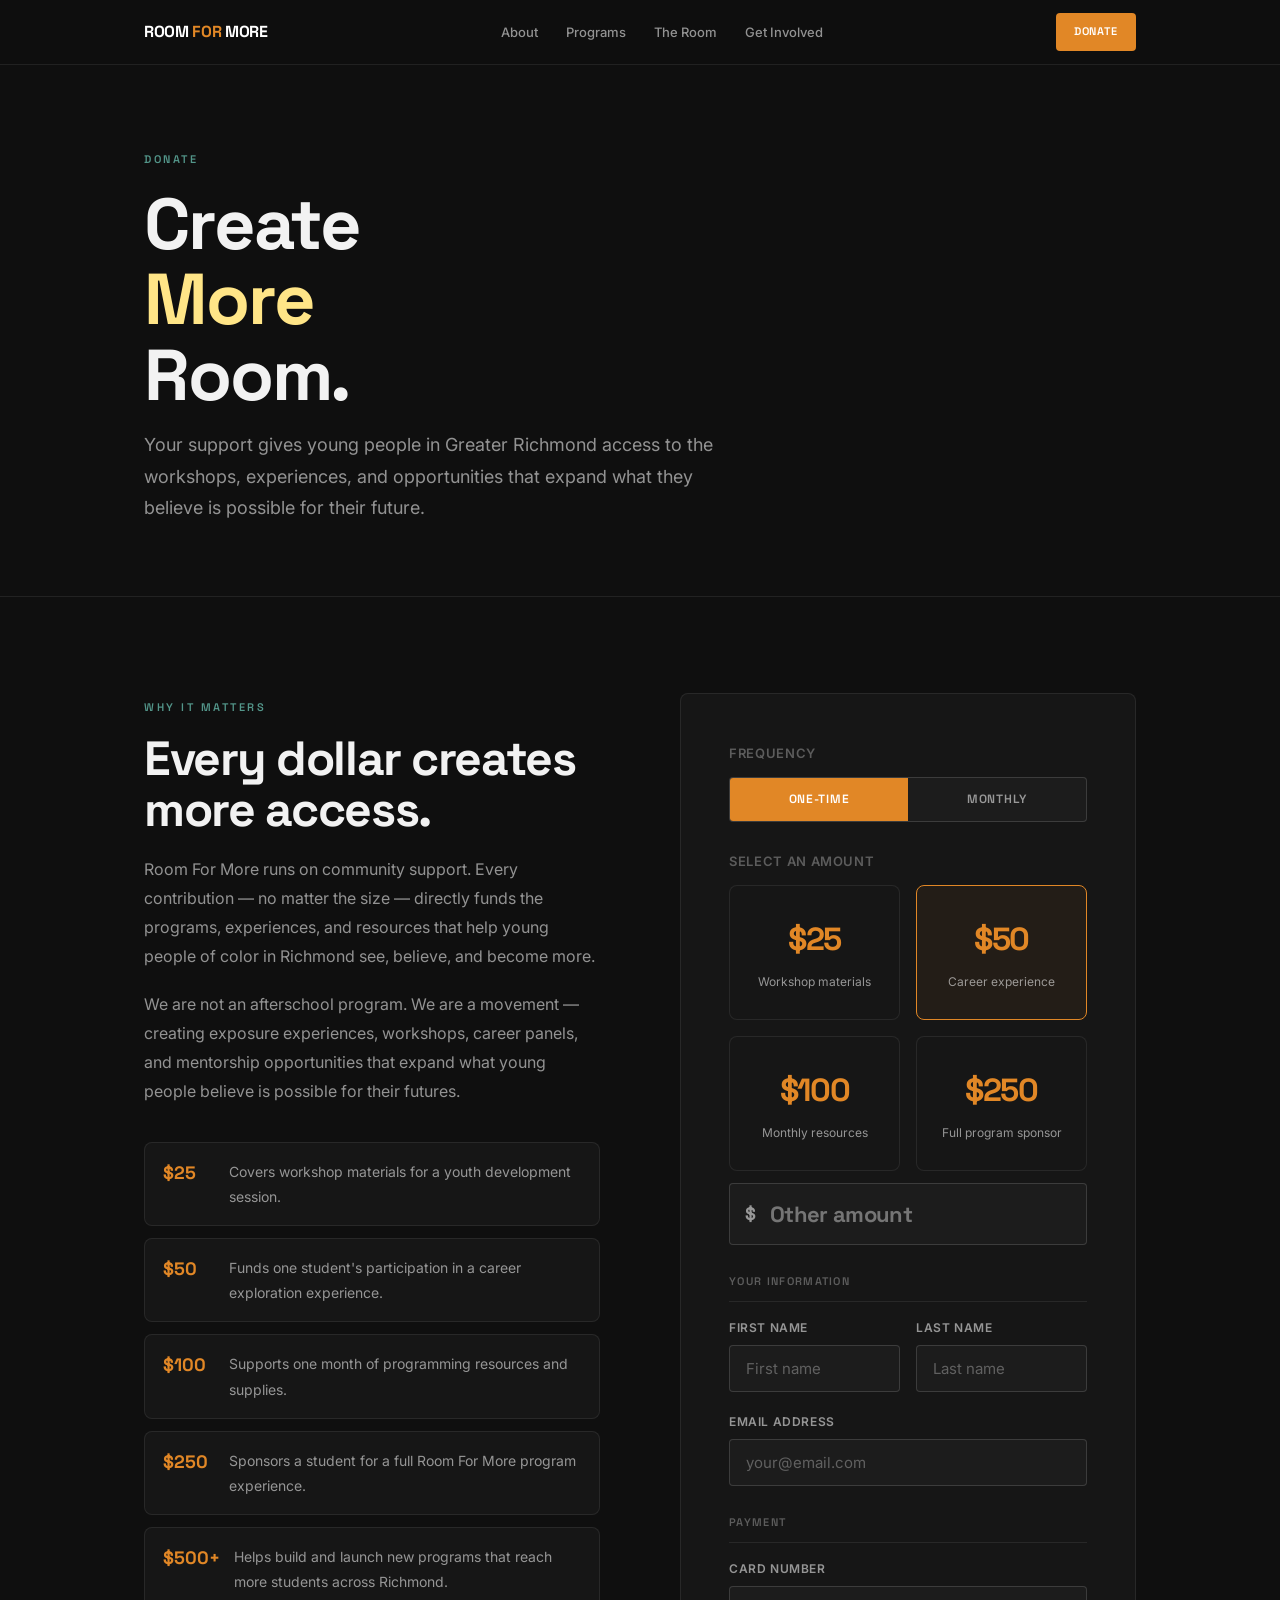
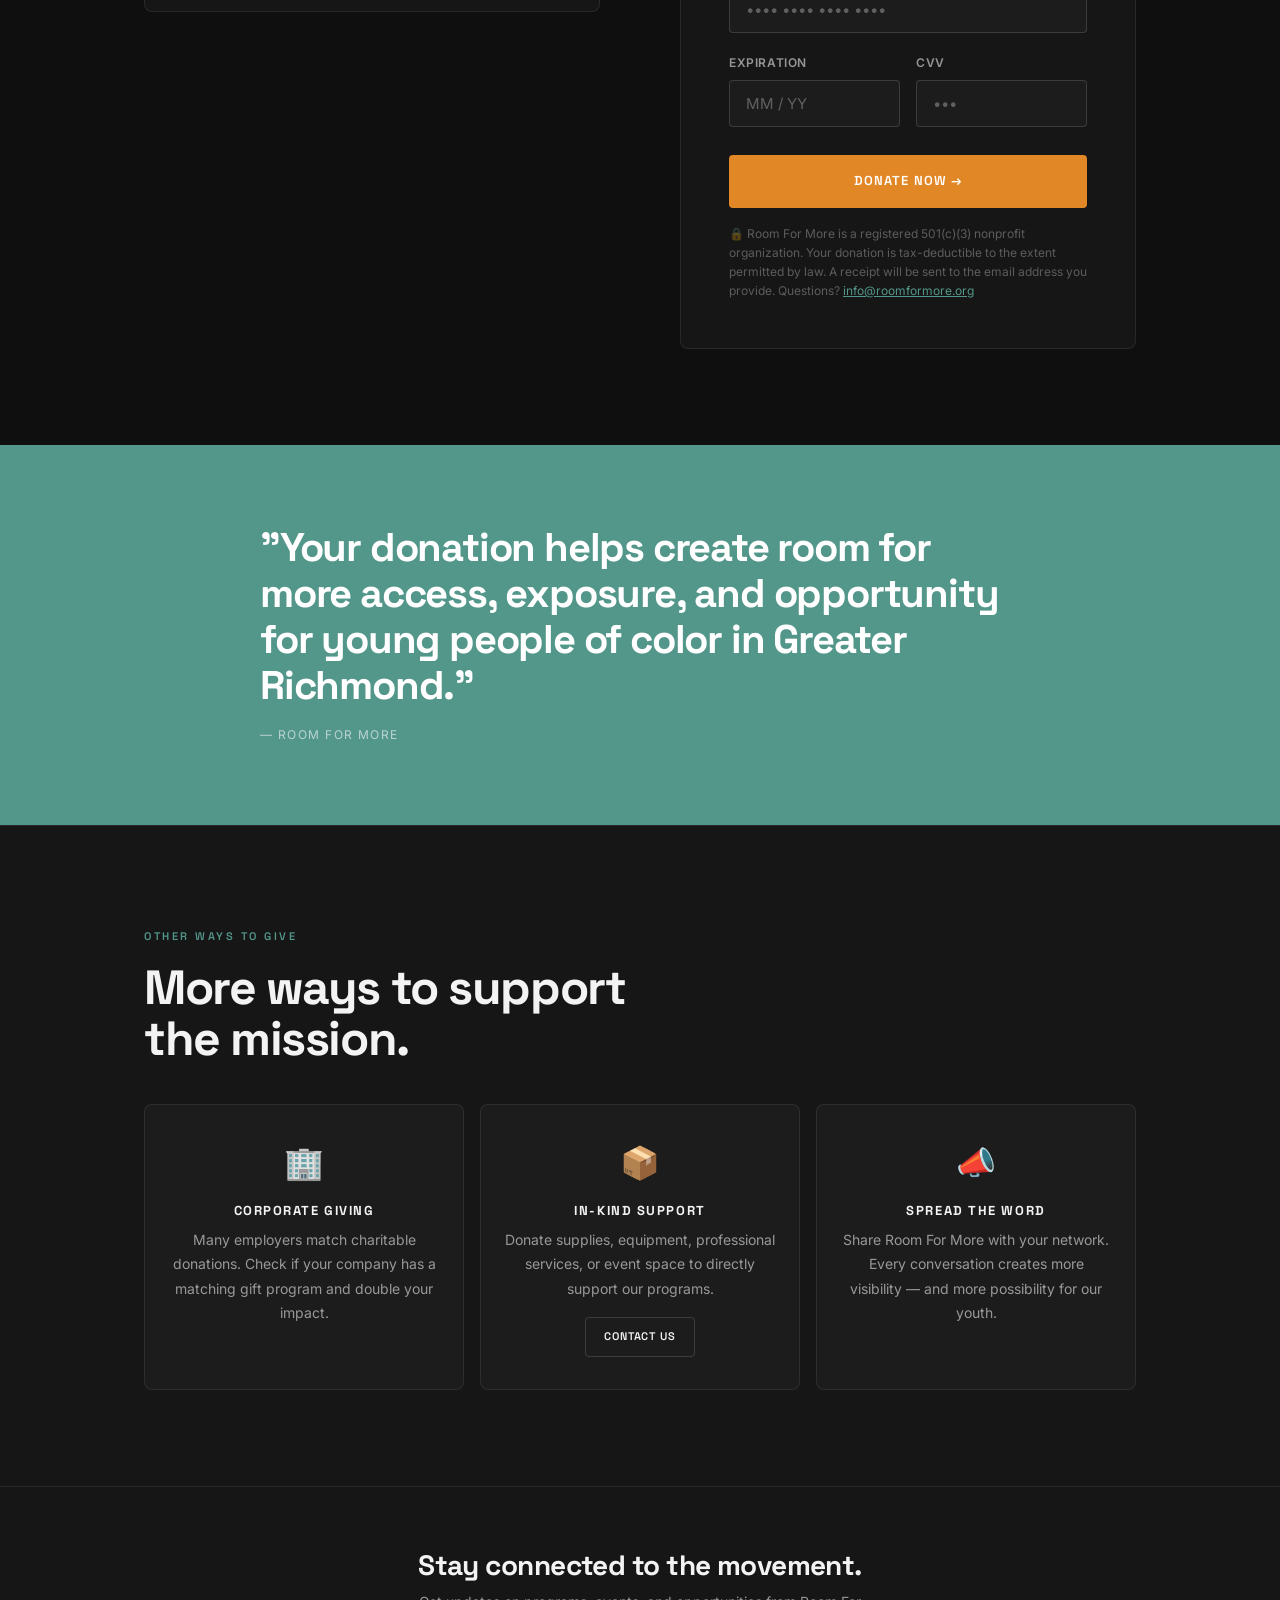
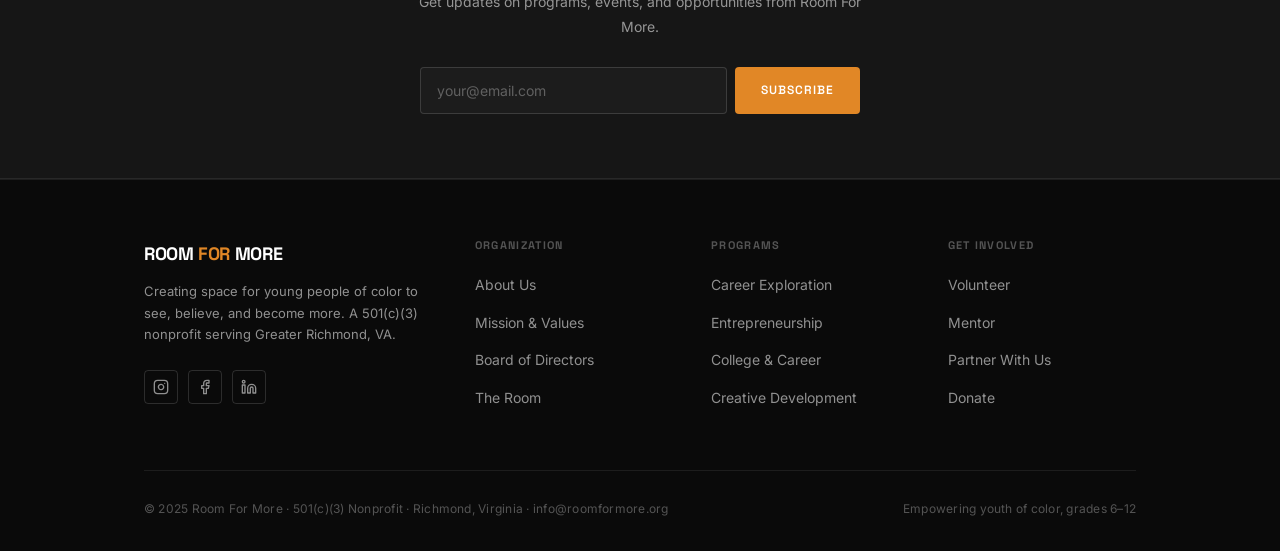
<file: donate.html>
<!DOCTYPE html>
<html lang="en">
<head>
  <meta charset="UTF-8">
  <meta name="viewport" content="width=device-width, initial-scale=1.0">
  <meta name="description" content="Donate to Room For More and create more room for young people of color in Greater Richmond, VA. Every dollar expands access, exposure, and opportunity.">
  <title>Donate — Room For More</title>
  <link rel="stylesheet" href="style.css">
  <style>
    .donate-layout {
      display: grid;
      grid-template-columns: 1fr 1fr;
      gap: 80px;
      align-items: start;
    }
    .donate-left h2 { margin-bottom: 20px; }
    .donate-left p { font-size:16px; line-height:1.8; margin-bottom:20px; }
    .impact-list {
      display: flex;
      flex-direction: column;
      gap: 12px;
      margin-top: 36px;
    }
    .impact-item {
      display: flex;
      align-items: flex-start;
      gap: 14px;
      padding: 16px 18px;
      background: var(--bg-surface);
      border: 1px solid var(--border);
      border-radius: var(--radius-md);
    }
    .impact-item__amount {
      font-family: var(--font-display);
      font-size: 18px;
      font-weight: 700;
      color: var(--orange);
      white-space: nowrap;
      min-width: 52px;
      flex-shrink: 0;
    }
    .impact-item p { font-size:14px; margin:0; }
    .custom-amount-wrap {
      margin-top: 12px;
      position: relative;
    }
    .custom-amount-wrap .currency-symbol {
      position: absolute;
      left: 16px;
      top: 50%;
      transform: translateY(-50%);
      font-family: var(--font-display);
      font-size: 18px;
      font-weight: 700;
      color: var(--text-muted);
    }
    .custom-amount-input {
      width: 100%;
      background: var(--bg-card);
      border: 1px solid var(--border-mid);
      border-radius: var(--radius-sm);
      color: var(--text-primary);
      font-family: var(--font-display);
      font-size: 22px;
      font-weight: 700;
      letter-spacing: -0.03em;
      padding: 16px 16px 16px 40px;
      outline: none;
      transition: border-color 0.15s;
    }
    .custom-amount-input:focus { border-color: var(--orange); }
    .tax-note {
      font-size: 12px;
      color: var(--text-faint);
      margin-top: 16px;
      line-height: 1.6;
    }
    .tax-note a { color: var(--teal); text-decoration: underline; }
    .frequency-toggle {
      display: flex;
      gap: 0;
      background: var(--bg-card);
      border: 1px solid var(--border-mid);
      border-radius: var(--radius-sm);
      overflow: hidden;
      margin-bottom: 28px;
    }
    .freq-btn {
      flex: 1;
      padding: 12px;
      font-family: var(--font-display);
      font-size: 12px;
      font-weight: 600;
      letter-spacing: 0.06em;
      text-transform: uppercase;
      color: var(--text-muted);
      background: transparent;
      border: none;
      cursor: pointer;
      transition: background 0.15s, color 0.15s;
    }
    .freq-btn.active {
      background: var(--orange);
      color: #fff;
    }
    .form-section-label {
      font-family: var(--font-display);
      font-size: 11px;
      font-weight: 600;
      letter-spacing: 0.12em;
      text-transform: uppercase;
      color: var(--text-faint);
      margin: 28px 0 16px;
      padding-bottom: 10px;
      border-bottom: 1px solid var(--border);
    }
    @media (max-width:900px) {
      .donate-layout { grid-template-columns:1fr; gap:48px; }
    }
  </style>
</head>
<body data-page="donate">
  <div id="nav-placeholder"></div>

  <!-- PAGE HERO -->
  <header class="page-hero" style="background:var(--bg-base);" aria-label="Page header">
    <div class="container">
      <span class="eyebrow">Donate</span>
      <h1>Create<br><span style="color:var(--yellow);">More</span><br>Room.</h1>
      <p>Your support gives young people in Greater Richmond access to the workshops, experiences, and opportunities that expand what they believe is possible for their future.</p>
    </div>
  </header>

  <!-- DONATE SECTION -->
  <section class="section" aria-labelledby="donate-heading">
    <div class="container">
      <div class="donate-layout">

        <!-- LEFT: WHY IT MATTERS -->
        <div class="donate-left">
          <span class="eyebrow">Why It Matters</span>
          <h2 id="donate-heading">Every dollar creates more access.</h2>
          <p>Room For More runs on community support. Every contribution — no matter the size — directly funds the programs, experiences, and resources that help young people of color in Richmond see, believe, and become more.</p>
          <p>We are not an afterschool program. We are a movement — creating exposure experiences, workshops, career panels, and mentorship opportunities that expand what young people believe is possible for their futures.</p>

          <div class="impact-list" role="list" aria-label="Donation impact examples">
            <div class="impact-item" role="listitem">
              <div class="impact-item__amount">$25</div>
              <p>Covers workshop materials for a youth development session.</p>
            </div>
            <div class="impact-item" role="listitem">
              <div class="impact-item__amount">$50</div>
              <p>Funds one student's participation in a career exploration experience.</p>
            </div>
            <div class="impact-item" role="listitem">
              <div class="impact-item__amount">$100</div>
              <p>Supports one month of programming resources and supplies.</p>
            </div>
            <div class="impact-item" role="listitem">
              <div class="impact-item__amount">$250</div>
              <p>Sponsors a student for a full Room For More program experience.</p>
            </div>
            <div class="impact-item" role="listitem">
              <div class="impact-item__amount">$500+</div>
              <p>Helps build and launch new programs that reach more students across Richmond.</p>
            </div>
          </div>
        </div>

        <!-- RIGHT: DONATION FORM -->
        <div>
          <div class="donate-form" role="form" aria-label="Donation form">
            <p style="font-size:13px;font-weight:600;letter-spacing:0.05em;text-transform:uppercase;color:var(--text-faint);margin-bottom:12px;">Frequency</p>
            <div class="frequency-toggle" role="group" aria-label="Donation frequency">
              <button class="freq-btn active" id="freq-one">One-Time</button>
              <button class="freq-btn" id="freq-monthly">Monthly</button>
            </div>

            <p style="font-size:13px;font-weight:600;letter-spacing:0.05em;text-transform:uppercase;color:var(--text-faint);margin-bottom:12px;">Select an Amount</p>
            <div class="donate-tiers" style="grid-template-columns:repeat(2,1fr);margin-top:0;margin-bottom:0;" role="radiogroup" aria-label="Donation amount">
              <div class="tier-card" data-amount="25" role="radio" tabindex="0">
                <div class="tier-card__amount">$25</div>
                <div class="tier-card__label">Workshop materials</div>
              </div>
              <div class="tier-card active" data-amount="50" role="radio" tabindex="0">
                <div class="tier-card__amount">$50</div>
                <div class="tier-card__label">Career experience</div>
              </div>
              <div class="tier-card" data-amount="100" role="radio" tabindex="0">
                <div class="tier-card__amount">$100</div>
                <div class="tier-card__label">Monthly resources</div>
              </div>
              <div class="tier-card" data-amount="250" role="radio" tabindex="0">
                <div class="tier-card__amount">$250</div>
                <div class="tier-card__label">Full program sponsor</div>
              </div>
            </div>

            <div class="custom-amount-wrap" style="margin-top:12px;margin-bottom:24px;">
              <span class="currency-symbol">$</span>
              <input class="custom-amount-input" id="donation-amount" type="number" placeholder="Other amount" min="1" aria-label="Custom donation amount">
            </div>

            <div class="form-section-label">Your Information</div>
            <div class="form-row">
              <div class="form-field">
                <label class="form-label" for="d-first">First Name</label>
                <input class="form-input" type="text" id="d-first" placeholder="First name" autocomplete="given-name">
              </div>
              <div class="form-field">
                <label class="form-label" for="d-last">Last Name</label>
                <input class="form-input" type="text" id="d-last" placeholder="Last name" autocomplete="family-name">
              </div>
            </div>
            <div class="form-field">
              <label class="form-label" for="d-email">Email Address</label>
              <input class="form-input" type="email" id="d-email" placeholder="your@email.com" autocomplete="email">
            </div>

            <div class="form-section-label">Payment</div>
            <div class="form-field">
              <label class="form-label" for="d-card">Card Number</label>
              <input class="form-input" type="text" id="d-card" placeholder="•••• •••• •••• ••••" maxlength="19" autocomplete="cc-number">
            </div>
            <div class="form-row">
              <div class="form-field">
                <label class="form-label" for="d-exp">Expiration</label>
                <input class="form-input" type="text" id="d-exp" placeholder="MM / YY" maxlength="7" autocomplete="cc-exp">
              </div>
              <div class="form-field">
                <label class="form-label" for="d-cvv">CVV</label>
                <input class="form-input" type="text" id="d-cvv" placeholder="•••" maxlength="4" autocomplete="cc-csc">
              </div>
            </div>

            <button type="button" class="btn btn--orange" style="width:100%;justify-content:center;padding:16px;font-size:13px;margin-top:8px;" id="donate-submit">
              Donate Now &rarr;
            </button>

            <p class="tax-note">
              🔒 Room For More is a registered 501(c)(3) nonprofit organization. Your donation is tax-deductible to the extent permitted by law. A receipt will be sent to the email address you provide. Questions? <a href="mailto:info@roomformore.org">info@roomformore.org</a>
            </p>
          </div>
        </div>

      </div>
    </div>
  </section>

  <!-- QUOTE -->
  <div class="quote-block">
    <div class="container">
      <blockquote>"Your donation helps create room for more access, exposure, and opportunity for young people of color in Greater Richmond."</blockquote>
      <cite>— Room For More</cite>
    </div>
  </div>

  <!-- OTHER WAYS TO GIVE -->
  <section class="section" style="background:var(--bg-surface);border-top:1px solid var(--border);" aria-labelledby="other-ways-heading">
    <div class="container">
      <span class="eyebrow">Other Ways to Give</span>
      <h2 id="other-ways-heading">More ways to support<br>the mission.</h2>
      <div class="involve-grid" role="list" style="margin-top:40px;">
        <div class="involve-card" role="listitem">
          <div class="involve-card__icon" aria-hidden="true">🏢</div>
          <h3>Corporate Giving</h3>
          <p>Many employers match charitable donations. Check if your company has a matching gift program and double your impact.</p>
        </div>
        <div class="involve-card" role="listitem">
          <div class="involve-card__icon" aria-hidden="true">📦</div>
          <h3>In-Kind Support</h3>
          <p>Donate supplies, equipment, professional services, or event space to directly support our programs.</p>
          <a href="get-involved.html#contact" class="btn btn--ghost" style="margin-top:16px;font-size:11px;padding:10px 18px;">Contact Us</a>
        </div>
        <div class="involve-card" role="listitem">
          <div class="involve-card__icon" aria-hidden="true">📣</div>
          <h3>Spread the Word</h3>
          <p>Share Room For More with your network. Every conversation creates more visibility — and more possibility for our youth.</p>
        </div>
      </div>
    </div>
  </section>

  <section class="email-signup">
    <div class="container">
      <h3>Stay connected to the movement.</h3>
      <p>Get updates on programs, events, and opportunities from Room For More.</p>
      <form class="email-form" novalidate>
        <input type="email" placeholder="your@email.com" required aria-label="Email address">
        <button type="submit" class="btn btn--orange">Subscribe</button>
      </form>
    </div>
  </section>

  <div id="footer-placeholder"></div>
  <script src="shared.js"></script>
  <script>
    // Frequency toggle
    const freqBtns = document.querySelectorAll('.freq-btn');
    freqBtns.forEach(btn => {
      btn.addEventListener('click', function() {
        freqBtns.forEach(b => b.classList.remove('active'));
        this.classList.add('active');
      });
    });

    // Card number formatting
    const cardInput = document.getElementById('d-card');
    if (cardInput) {
      cardInput.addEventListener('input', function() {
        let v = this.value.replace(/\D/g,'').substring(0,16);
        this.value = v.replace(/(.{4})/g,'$1 ').trim();
      });
    }

    // Expiry formatting
    const expInput = document.getElementById('d-exp');
    if (expInput) {
      expInput.addEventListener('input', function() {
        let v = this.value.replace(/\D/g,'').substring(0,4);
        if (v.length >= 2) v = v.substring(0,2) + ' / ' + v.substring(2);
        this.value = v;
      });
    }

    // Donate submit (placeholder)
    const donateBtn = document.getElementById('donate-submit');
    if (donateBtn) {
      donateBtn.addEventListener('click', function() {
        this.textContent = 'Processing...';
        this.disabled = true;
        setTimeout(() => {
          this.textContent = 'Thank You ✦';
          this.style.background = 'var(--teal)';
        }, 1500);
      });
    }
  </script>
</body>
</html>
</file>
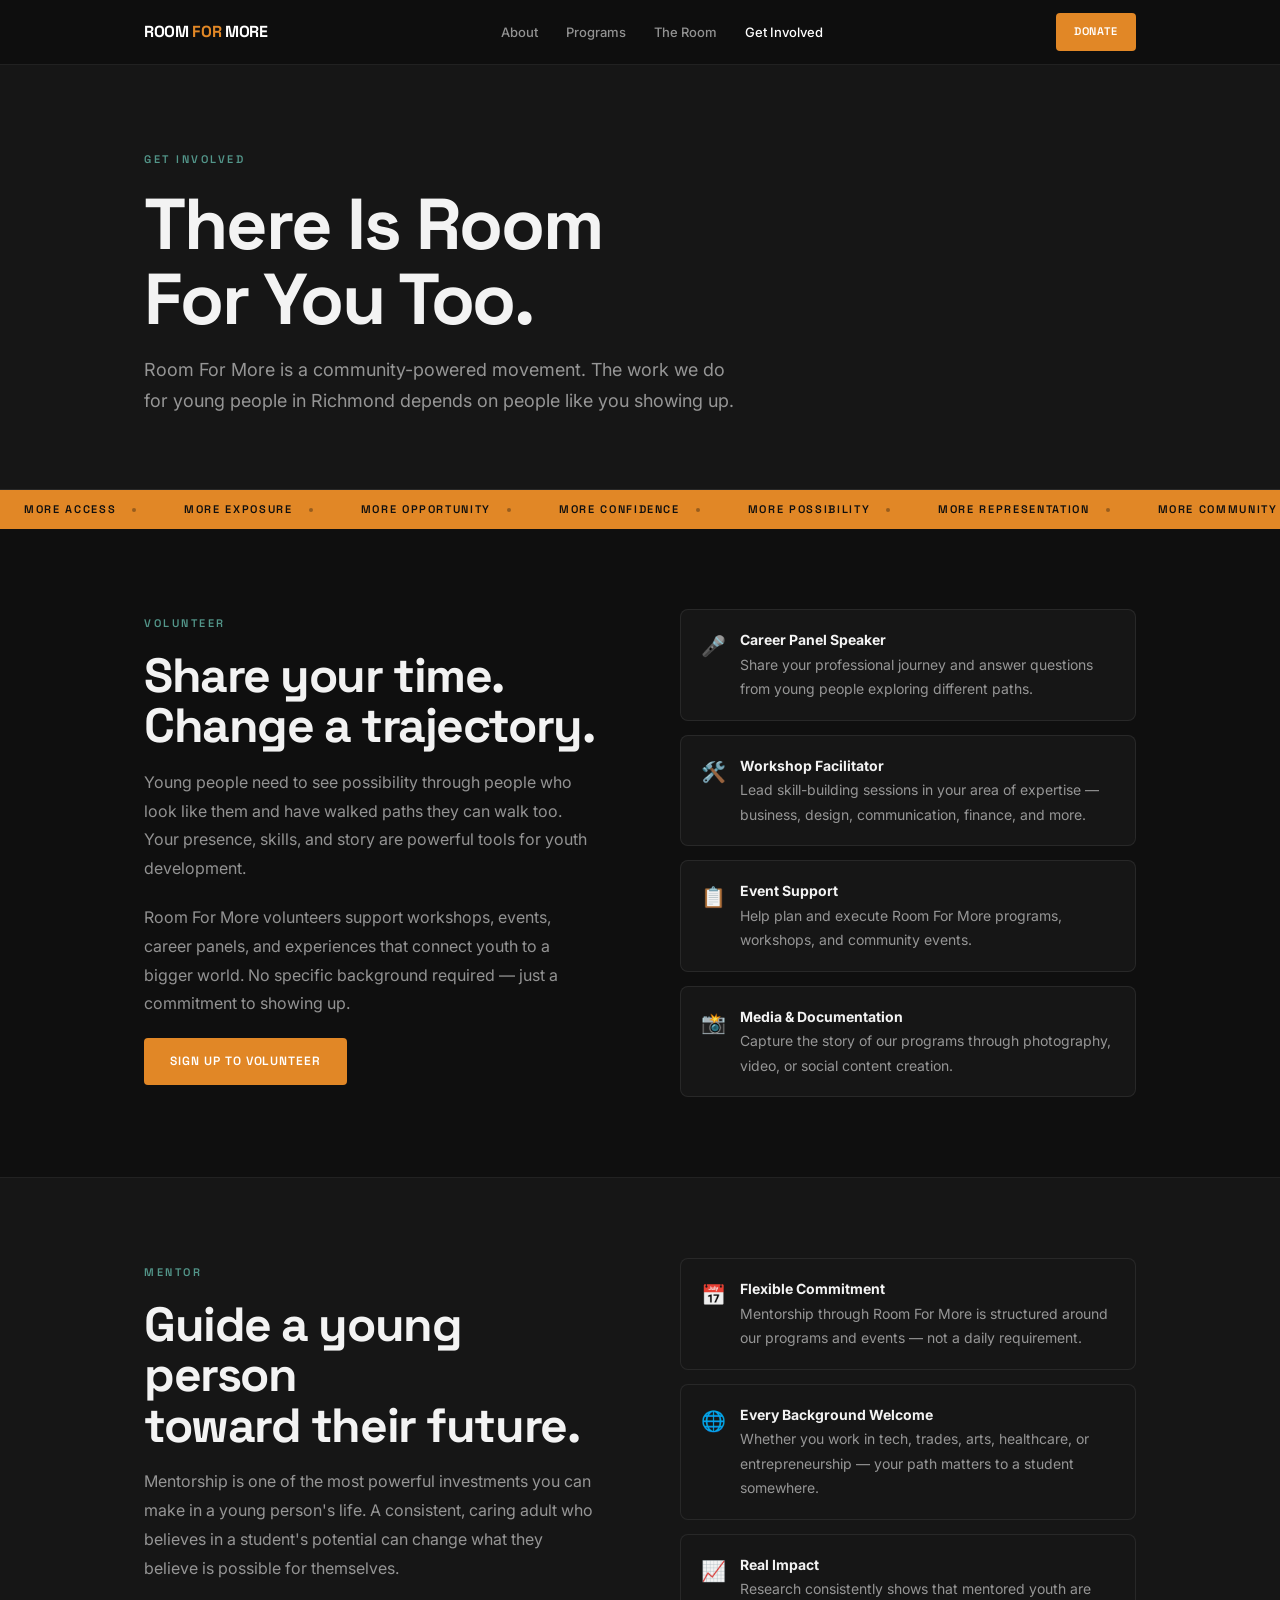
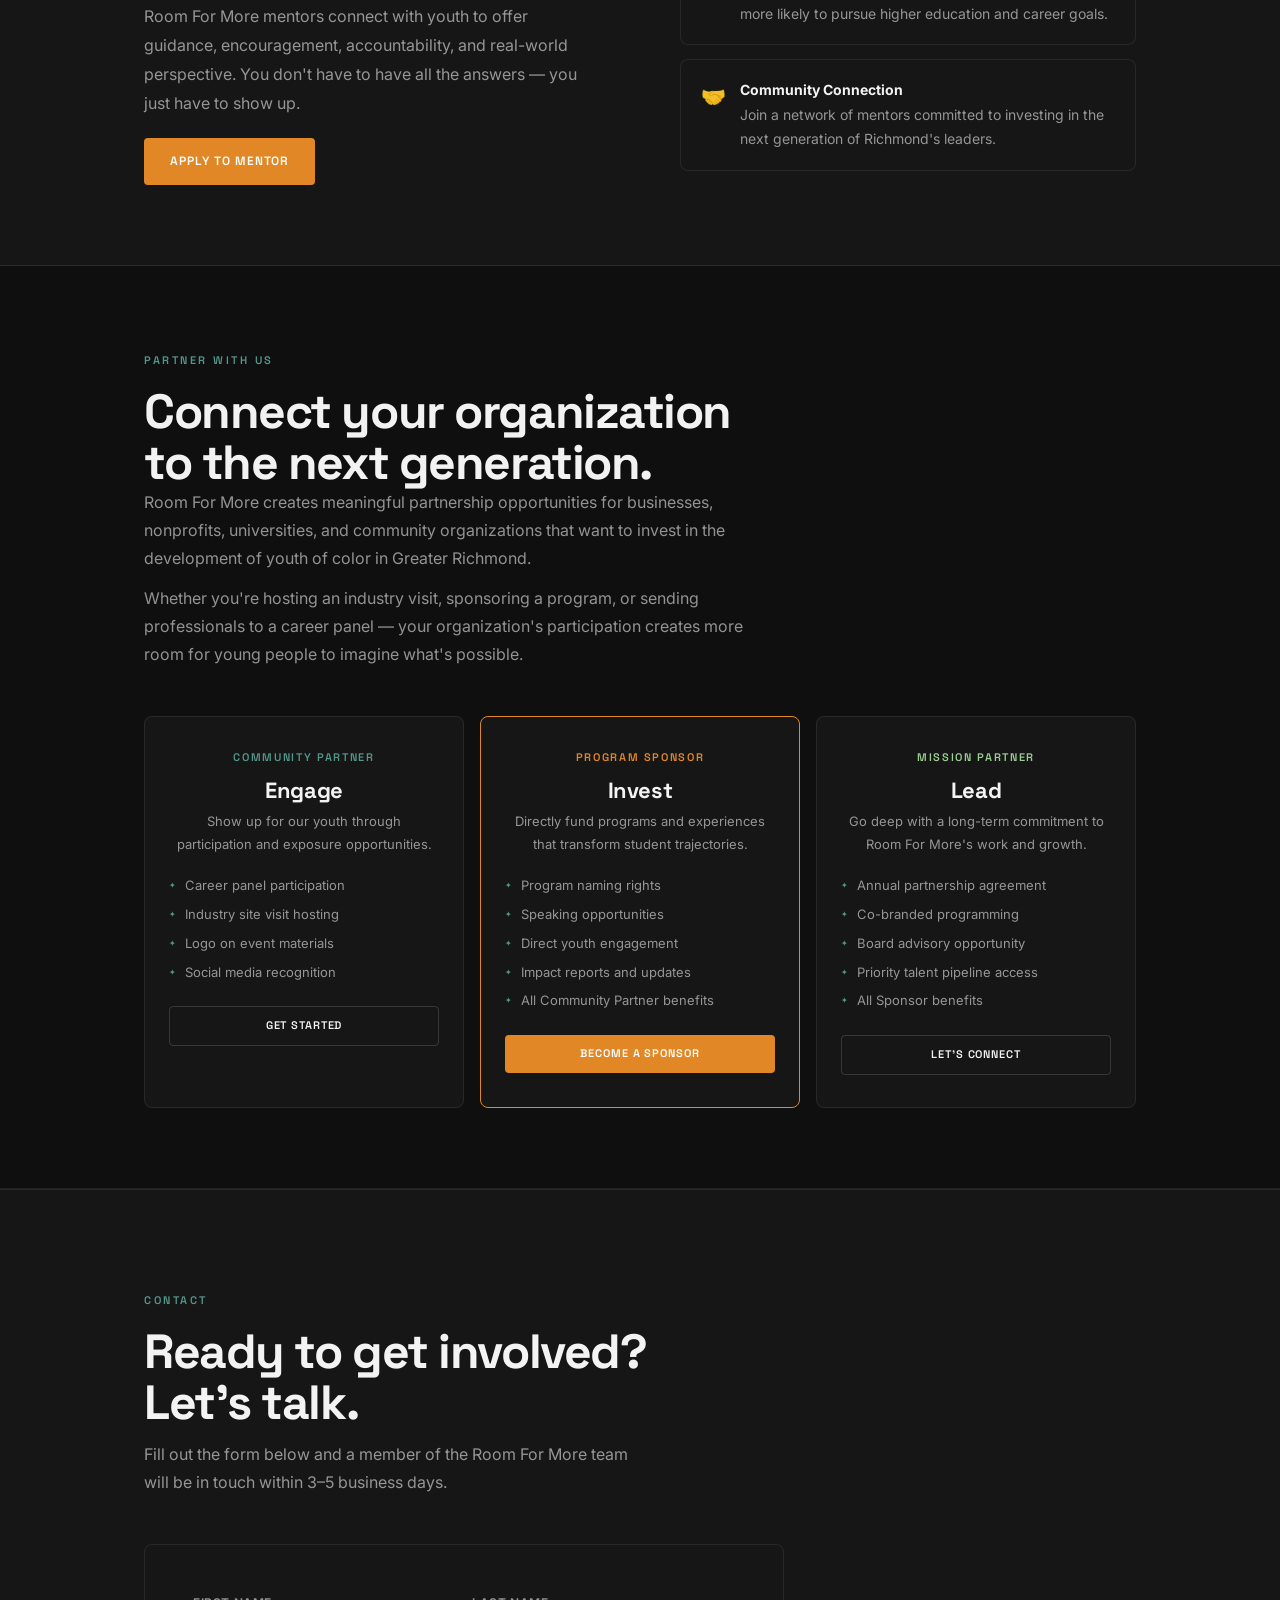
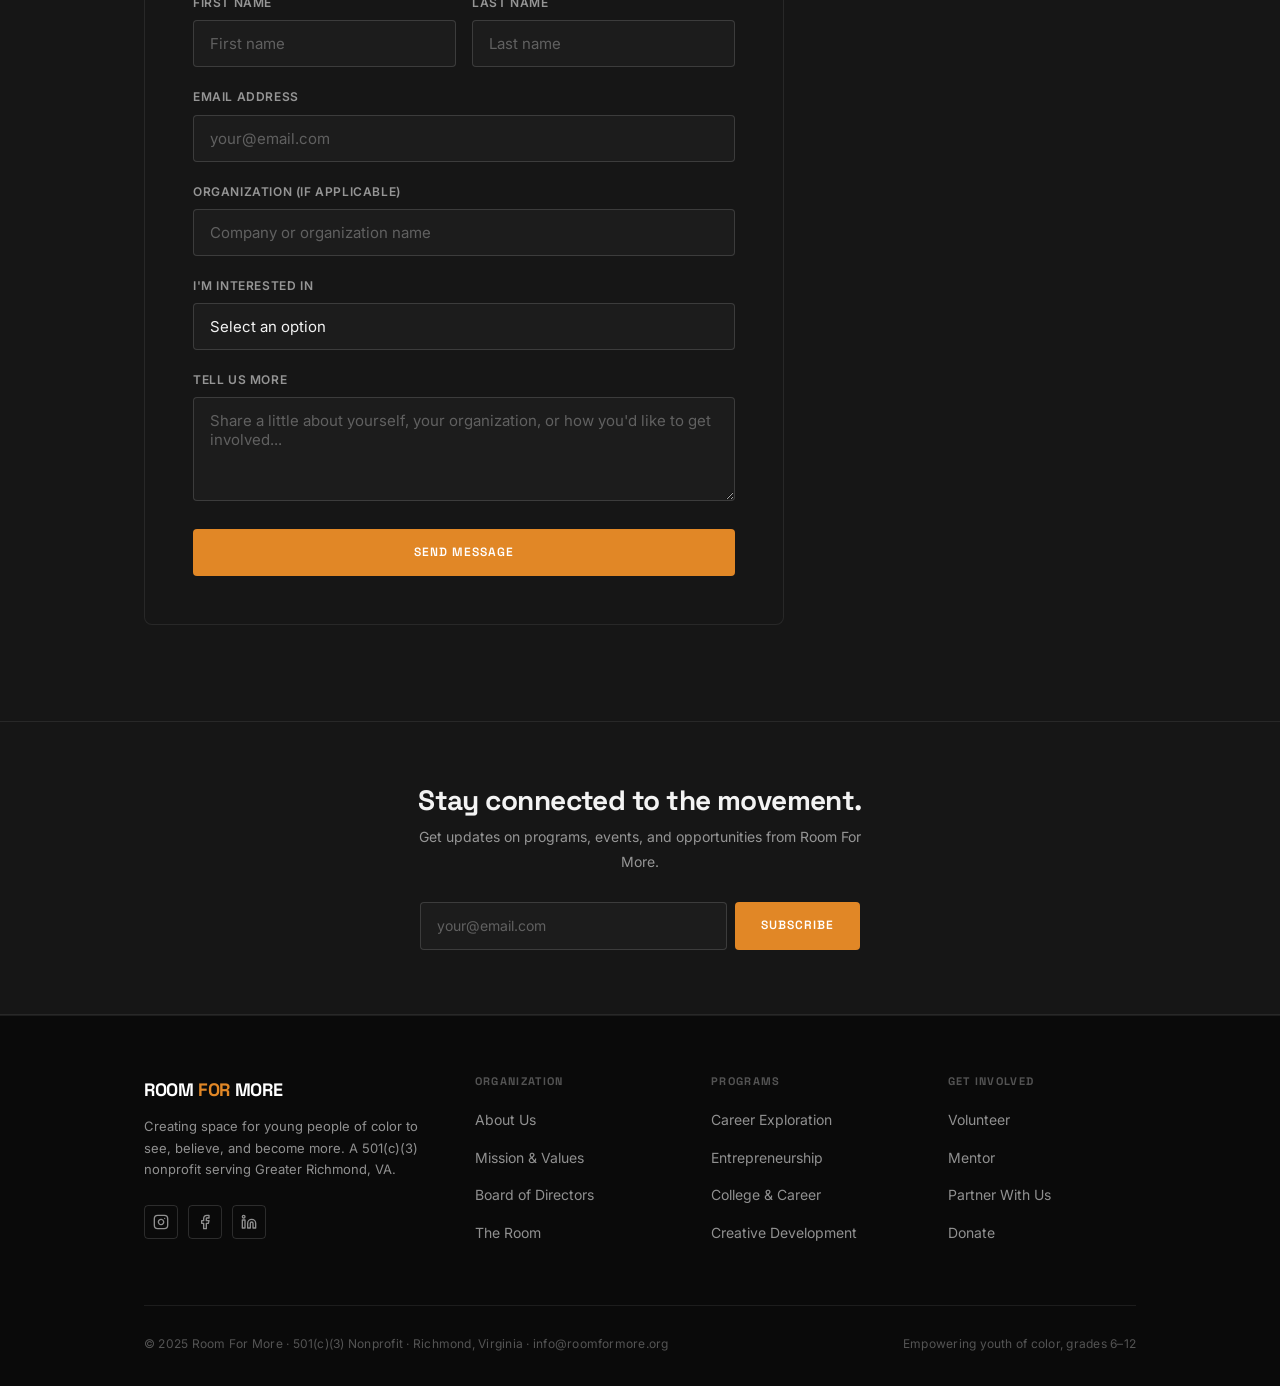
<file: get-involved.html>
<!DOCTYPE html>
<html lang="en">
<head>
  <meta charset="UTF-8">
  <meta name="viewport" content="width=device-width, initial-scale=1.0">
  <meta name="description" content="Get involved with Room For More — volunteer, mentor, or partner with us to create more space for young people of color in Greater Richmond, VA.">
  <title>Get Involved — Room For More</title>
  <link rel="stylesheet" href="style.css">
  <style>
    .involve-page-section {
      padding: 80px 0;
      border-bottom: 1px solid var(--border);
    }
    .involve-page-section:last-of-type { border-bottom: none; }
    .involve-page-layout {
      display: grid;
      grid-template-columns: 1fr 1fr;
      gap: 80px;
      align-items: start;
    }
    .involve-page-text h2 { margin-bottom: 16px; }
    .involve-page-text p { font-size:16px; line-height:1.8; margin-bottom:20px; }
    .involve-items { display: flex; flex-direction: column; gap: 14px; }
    .benefit-item {
      display: flex;
      align-items: flex-start;
      gap: 14px;
      padding: 18px 20px;
      background: var(--bg-surface);
      border: 1px solid var(--border);
      border-radius: var(--radius-md);
    }
    .benefit-item__icon { font-size:20px; flex-shrink:0; margin-top:2px; }
    .benefit-item p { font-size:14px; margin:0; }
    .partner-tiers {
      display: grid;
      grid-template-columns: repeat(3,1fr);
      gap: 16px;
      margin-top: 48px;
    }
    .partner-tier {
      background: var(--bg-surface);
      border: 1px solid var(--border);
      border-radius: var(--radius-md);
      padding: 32px 24px;
      text-align: center;
    }
    .partner-tier__level {
      font-family: var(--font-display);
      font-size: 11px;
      font-weight: 600;
      letter-spacing: 0.15em;
      text-transform: uppercase;
      margin-bottom: 12px;
    }
    .partner-tier h3 { font-size:22px; margin-bottom:8px; }
    .partner-tier p { font-size:13px; margin-bottom:20px; }
    .partner-tier ul {
      list-style: none;
      text-align: left;
      display: flex;
      flex-direction: column;
      gap: 8px;
    }
    .partner-tier li {
      font-size: 13px;
      color: var(--text-muted);
      padding-left: 16px;
      position: relative;
    }
    .partner-tier li::before {
      content: '✦';
      position: absolute;
      left: 0;
      font-size: 8px;
      color: var(--teal);
      top: 4px;
    }
    @media (max-width:768px) {
      .involve-page-layout { grid-template-columns:1fr; gap:40px; }
      .partner-tiers { grid-template-columns:1fr; }
    }
  </style>
</head>
<body data-page="involved">
  <div id="nav-placeholder"></div>

  <!-- PAGE HERO -->
  <header class="page-hero" aria-label="Page header">
    <div class="container">
      <span class="eyebrow">Get Involved</span>
      <h1>There Is Room<br>For You Too.</h1>
      <p>Room For More is a community-powered movement. The work we do for young people in Richmond depends on people like you showing up.</p>
    </div>
  </header>

  <div id="ticker-placeholder"></div>

  <!-- VOLUNTEER -->
  <section class="involve-page-section" id="volunteer" aria-labelledby="volunteer-heading">
    <div class="container">
      <div class="involve-page-layout">
        <div class="involve-page-text">
          <span class="eyebrow">Volunteer</span>
          <h2 id="volunteer-heading">Share your time.<br>Change a trajectory.</h2>
          <p>Young people need to see possibility through people who look like them and have walked paths they can walk too. Your presence, skills, and story are powerful tools for youth development.</p>
          <p>Room For More volunteers support workshops, events, career panels, and experiences that connect youth to a bigger world. No specific background required — just a commitment to showing up.</p>
          <a href="#contact" class="btn btn--orange">Sign Up to Volunteer</a>
        </div>
        <div class="involve-items">
          <div class="benefit-item">
            <div class="benefit-item__icon" aria-hidden="true">🎤</div>
            <p><strong style="color:var(--text-primary);">Career Panel Speaker</strong><br>Share your professional journey and answer questions from young people exploring different paths.</p>
          </div>
          <div class="benefit-item">
            <div class="benefit-item__icon" aria-hidden="true">🛠️</div>
            <p><strong style="color:var(--text-primary);">Workshop Facilitator</strong><br>Lead skill-building sessions in your area of expertise — business, design, communication, finance, and more.</p>
          </div>
          <div class="benefit-item">
            <div class="benefit-item__icon" aria-hidden="true">📋</div>
            <p><strong style="color:var(--text-primary);">Event Support</strong><br>Help plan and execute Room For More programs, workshops, and community events.</p>
          </div>
          <div class="benefit-item">
            <div class="benefit-item__icon" aria-hidden="true">📸</div>
            <p><strong style="color:var(--text-primary);">Media & Documentation</strong><br>Capture the story of our programs through photography, video, or social content creation.</p>
          </div>
        </div>
      </div>
    </div>
  </section>

  <!-- MENTOR -->
  <section class="involve-page-section" id="mentor" style="background:var(--bg-surface);" aria-labelledby="mentor-heading">
    <div class="container">
      <div class="involve-page-layout">
        <div class="involve-page-text">
          <span class="eyebrow">Mentor</span>
          <h2 id="mentor-heading">Guide a young person<br>toward their future.</h2>
          <p>Mentorship is one of the most powerful investments you can make in a young person's life. A consistent, caring adult who believes in a student's potential can change what they believe is possible for themselves.</p>
          <p>Room For More mentors connect with youth to offer guidance, encouragement, accountability, and real-world perspective. You don't have to have all the answers — you just have to show up.</p>
          <a href="#contact" class="btn btn--orange">Apply to Mentor</a>
        </div>
        <div class="involve-items">
          <div class="benefit-item">
            <div class="benefit-item__icon" aria-hidden="true">📅</div>
            <p><strong style="color:var(--text-primary);">Flexible Commitment</strong><br>Mentorship through Room For More is structured around our programs and events — not a daily requirement.</p>
          </div>
          <div class="benefit-item">
            <div class="benefit-item__icon" aria-hidden="true">🌐</div>
            <p><strong style="color:var(--text-primary);">Every Background Welcome</strong><br>Whether you work in tech, trades, arts, healthcare, or entrepreneurship — your path matters to a student somewhere.</p>
          </div>
          <div class="benefit-item">
            <div class="benefit-item__icon" aria-hidden="true">📈</div>
            <p><strong style="color:var(--text-primary);">Real Impact</strong><br>Research consistently shows that mentored youth are more likely to pursue higher education and career goals.</p>
          </div>
          <div class="benefit-item">
            <div class="benefit-item__icon" aria-hidden="true">🤝</div>
            <p><strong style="color:var(--text-primary);">Community Connection</strong><br>Join a network of mentors committed to investing in the next generation of Richmond's leaders.</p>
          </div>
        </div>
      </div>
    </div>
  </section>

  <!-- PARTNER -->
  <section class="involve-page-section" id="partner" aria-labelledby="partner-heading">
    <div class="container">
      <span class="eyebrow">Partner With Us</span>
      <h2 id="partner-heading">Connect your organization<br>to the next generation.</h2>
      <p style="font-size:16px;max-width:600px;margin-bottom:12px;">Room For More creates meaningful partnership opportunities for businesses, nonprofits, universities, and community organizations that want to invest in the development of youth of color in Greater Richmond.</p>
      <p style="font-size:16px;max-width:600px;margin-bottom:40px;">Whether you're hosting an industry visit, sponsoring a program, or sending professionals to a career panel — your organization's participation creates more room for young people to imagine what's possible.</p>

      <div class="partner-tiers" role="list">
        <div class="partner-tier" role="listitem">
          <div class="partner-tier__level" style="color:var(--teal);">Community Partner</div>
          <h3>Engage</h3>
          <p>Show up for our youth through participation and exposure opportunities.</p>
          <ul>
            <li>Career panel participation</li>
            <li>Industry site visit hosting</li>
            <li>Logo on event materials</li>
            <li>Social media recognition</li>
          </ul>
          <a href="#contact" class="btn btn--ghost" style="margin-top:24px;font-size:11px;padding:10px 18px;width:100%;justify-content:center;">Get Started</a>
        </div>
        <div class="partner-tier" role="listitem" style="border-color:var(--orange);">
          <div class="partner-tier__level" style="color:var(--orange);">Program Sponsor</div>
          <h3>Invest</h3>
          <p>Directly fund programs and experiences that transform student trajectories.</p>
          <ul>
            <li>Program naming rights</li>
            <li>Speaking opportunities</li>
            <li>Direct youth engagement</li>
            <li>Impact reports and updates</li>
            <li>All Community Partner benefits</li>
          </ul>
          <a href="#contact" class="btn btn--orange" style="margin-top:24px;font-size:11px;padding:10px 18px;width:100%;justify-content:center;">Become a Sponsor</a>
        </div>
        <div class="partner-tier" role="listitem">
          <div class="partner-tier__level" style="color:var(--green);">Mission Partner</div>
          <h3>Lead</h3>
          <p>Go deep with a long-term commitment to Room For More's work and growth.</p>
          <ul>
            <li>Annual partnership agreement</li>
            <li>Co-branded programming</li>
            <li>Board advisory opportunity</li>
            <li>Priority talent pipeline access</li>
            <li>All Sponsor benefits</li>
          </ul>
          <a href="#contact" class="btn btn--ghost" style="margin-top:24px;font-size:11px;padding:10px 18px;width:100%;justify-content:center;">Let's Connect</a>
        </div>
      </div>
    </div>
  </section>

  <!-- CONTACT FORM -->
  <section class="section" id="contact" style="background:var(--bg-surface);border-top:1px solid var(--border);" aria-labelledby="contact-heading">
    <div class="container">
      <span class="eyebrow">Contact</span>
      <h2 id="contact-heading">Ready to get involved?<br>Let's talk.</h2>
      <p style="margin-top:12px;margin-bottom:48px;max-width:500px;">Fill out the form below and a member of the Room For More team will be in touch within 3–5 business days.</p>

      <div class="contact-form" style="max-width:640px;" role="form" aria-label="Get involved contact form">
        <div class="form-row">
          <div class="form-field">
            <label class="form-label" for="first-name">First Name</label>
            <input class="form-input" type="text" id="first-name" placeholder="First name" autocomplete="given-name">
          </div>
          <div class="form-field">
            <label class="form-label" for="last-name">Last Name</label>
            <input class="form-input" type="text" id="last-name" placeholder="Last name" autocomplete="family-name">
          </div>
        </div>
        <div class="form-field">
          <label class="form-label" for="contact-email">Email Address</label>
          <input class="form-input" type="email" id="contact-email" placeholder="your@email.com" autocomplete="email">
        </div>
        <div class="form-field">
          <label class="form-label" for="org-name">Organization (if applicable)</label>
          <input class="form-input" type="text" id="org-name" placeholder="Company or organization name">
        </div>
        <div class="form-field">
          <label class="form-label" for="interest">I'm interested in</label>
          <select class="form-select" id="interest">
            <option value="" disabled selected>Select an option</option>
            <option>Volunteering</option>
            <option>Mentoring</option>
            <option>Community Partnership</option>
            <option>Program Sponsorship</option>
            <option>Mission Partnership</option>
            <option>General Inquiry</option>
          </select>
        </div>
        <div class="form-field">
          <label class="form-label" for="message">Tell us more</label>
          <textarea class="form-input" id="message" rows="4" placeholder="Share a little about yourself, your organization, or how you'd like to get involved..." style="resize:vertical;min-height:100px;"></textarea>
        </div>
        <button type="submit" class="btn btn--orange" style="width:100%;justify-content:center;">Send Message</button>
      </div>
    </div>
  </section>

  <section class="email-signup">
    <div class="container">
      <h3>Stay connected to the movement.</h3>
      <p>Get updates on programs, events, and opportunities from Room For More.</p>
      <form class="email-form" novalidate>
        <input type="email" placeholder="your@email.com" required aria-label="Email address">
        <button type="submit" class="btn btn--orange">Subscribe</button>
      </form>
    </div>
  </section>

  <div id="footer-placeholder"></div>
  <script src="shared.js"></script>
</body>
</html>
</file>
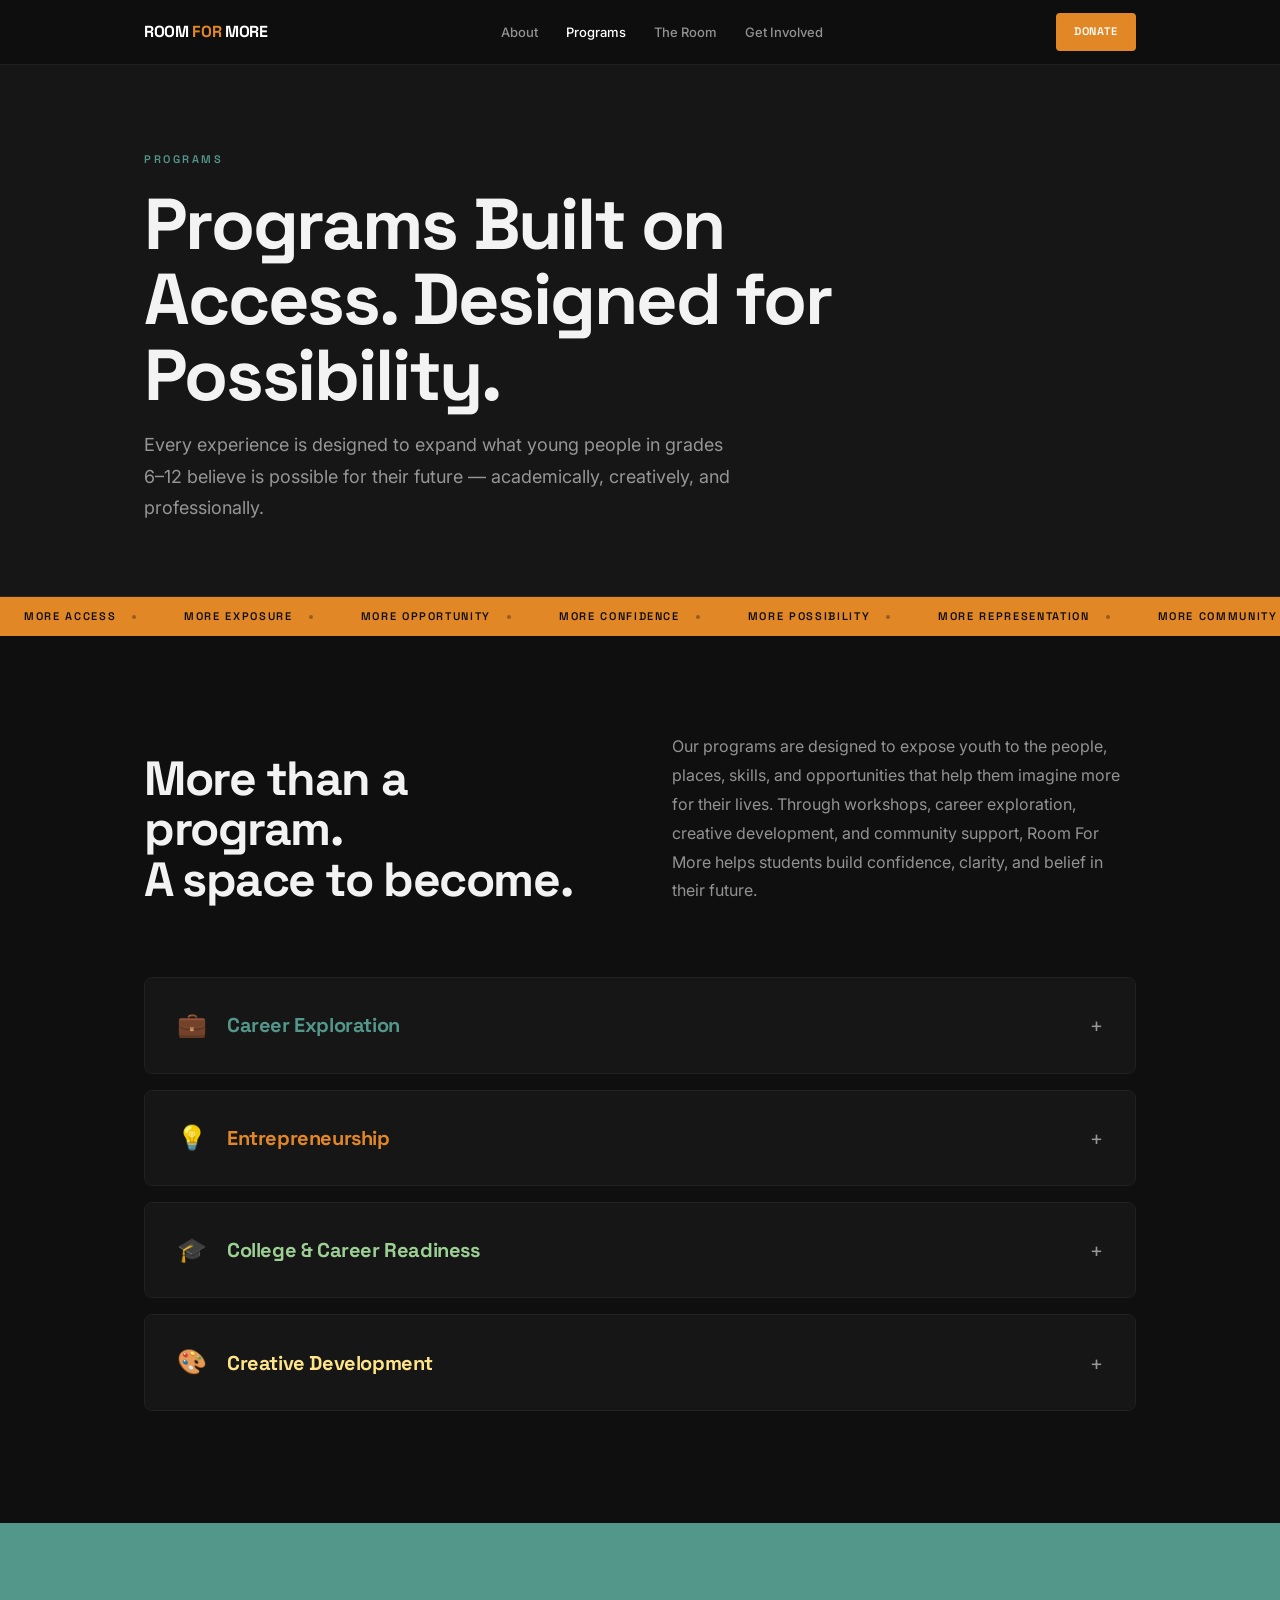
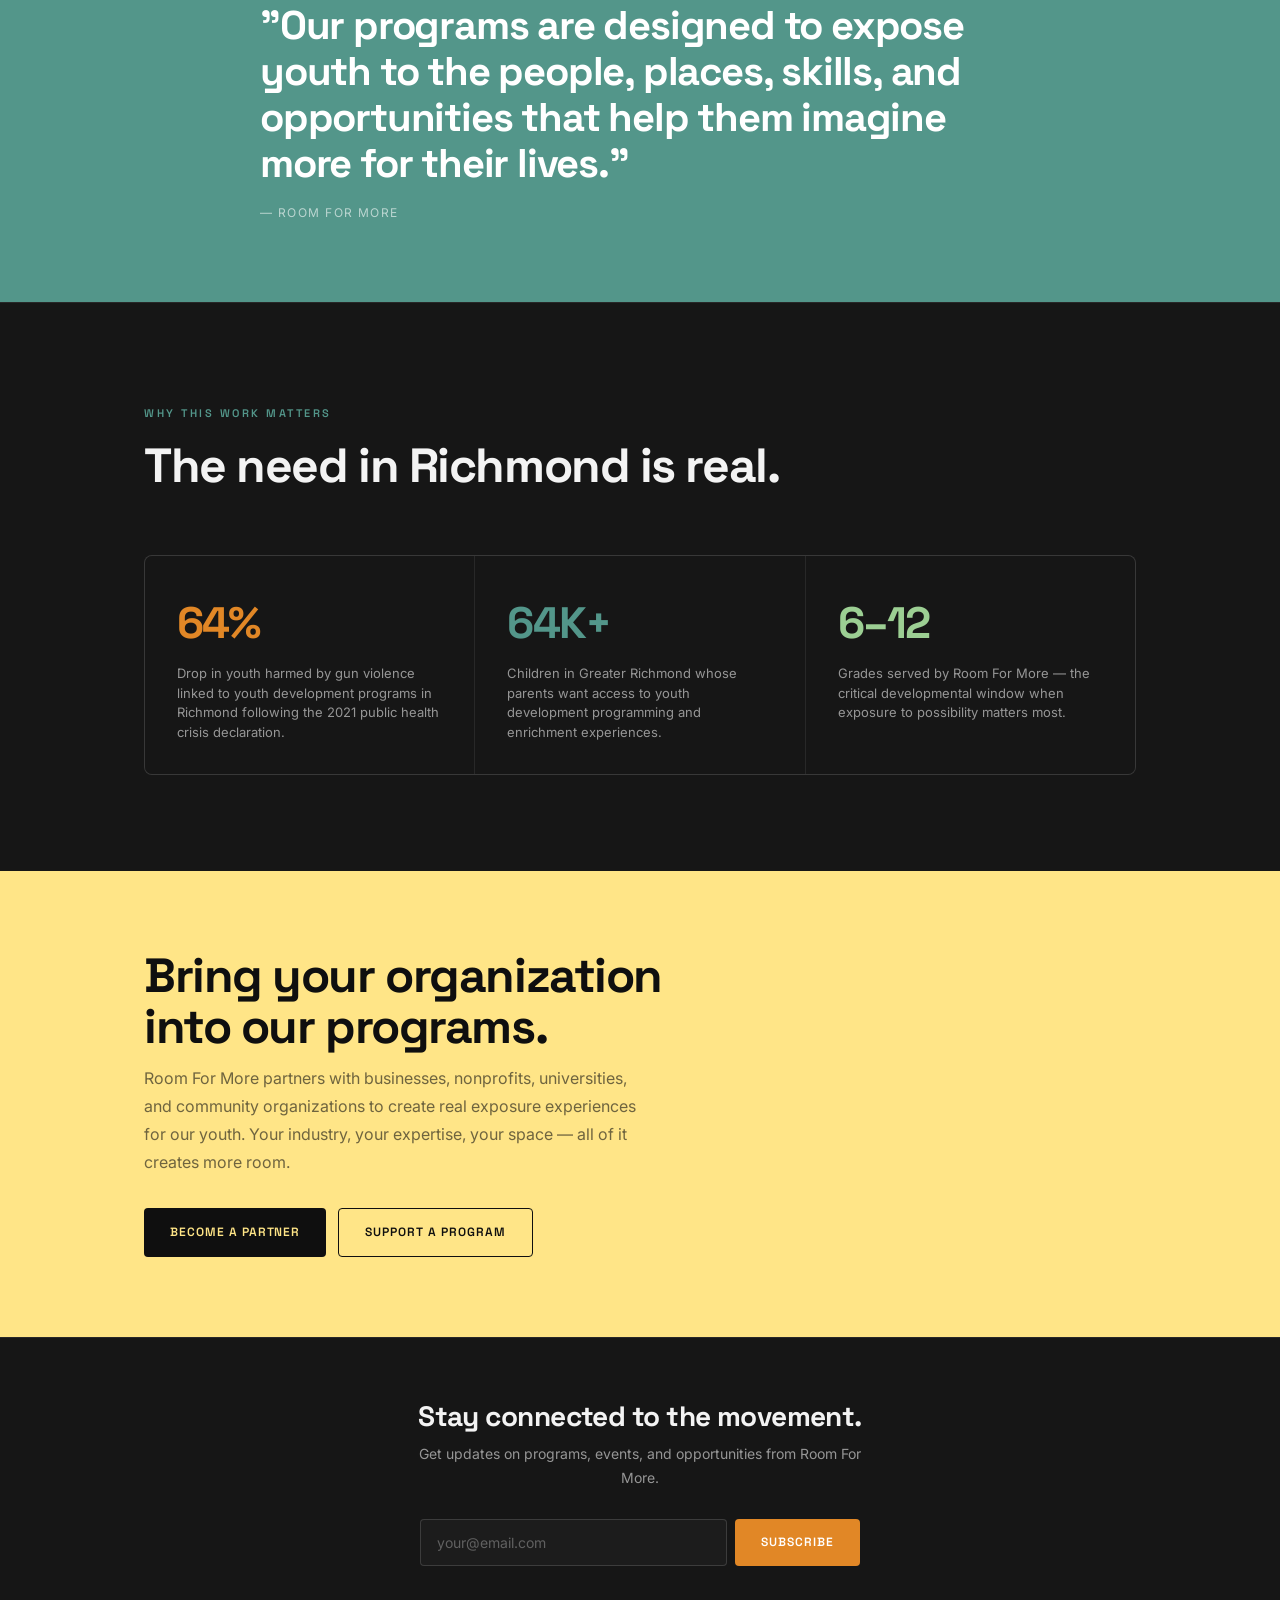
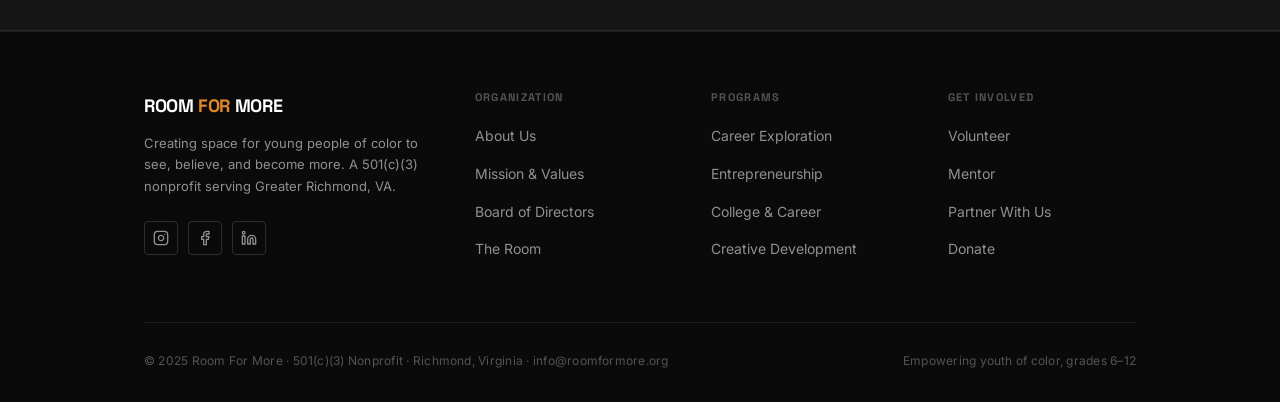
<file: programs.html>
<!DOCTYPE html>
<html lang="en">
<head>
  <meta charset="UTF-8">
  <meta name="viewport" content="width=device-width, initial-scale=1.0">
  <meta name="description" content="Room For More programs: Career Exploration, Entrepreneurship, College & Career Readiness, and Creative Development for youth of color in Richmond, VA.">
  <title>Programs — Room For More</title>
  <link rel="stylesheet" href="style.css">
  <style>
    .programs-intro {
      display: grid;
      grid-template-columns: 1fr 1fr;
      gap: 64px;
      align-items: end;
      margin-bottom: 72px;
    }
    .programs-intro p { font-size:16px; line-height:1.8; }
    @media (max-width:768px) { .programs-intro { grid-template-columns:1fr; gap:32px; } }
  </style>
</head>
<body data-page="programs">
  <div id="nav-placeholder"></div>

  <!-- PAGE HERO -->
  <header class="page-hero" aria-label="Page header">
    <div class="container">
      <span class="eyebrow">Programs</span>
      <h1>Programs Built on<br>Access. Designed for<br>Possibility.</h1>
      <p>Every experience is designed to expand what young people in grades 6–12 believe is possible for their future — academically, creatively, and professionally.</p>
    </div>
  </header>

  <div id="ticker-placeholder"></div>

  <!-- PROGRAMS INTRO -->
  <section class="section" aria-labelledby="programs-intro-heading">
    <div class="container">
      <div class="programs-intro">
        <h2 id="programs-intro-heading">More than a program.<br>A space to become.</h2>
        <p>Our programs are designed to expose youth to the people, places, skills, and opportunities that help them imagine more for their lives. Through workshops, career exploration, creative development, and community support, Room For More helps students build confidence, clarity, and belief in their future.</p>
      </div>

      <!-- CAREER EXPLORATION -->
      <div class="program-full" id="career">
        <div class="program-full__header" role="button" aria-expanded="true" tabindex="0">
          <div class="program-full__left">
            <span class="program-full__icon" aria-hidden="true">💼</span>
            <span class="program-full__title" style="color:var(--teal);">Career Exploration</span>
          </div>
          <span class="program-full__toggle" aria-hidden="true">+</span>
        </div>
        <div class="program-full__body">
          <p style="font-size:16px;line-height:1.8;margin-top:24px;margin-bottom:24px;">Young people can't pursue what they can't see. Our Career Exploration program introduces youth to professionals, industries, and environments across every sector — from technology and healthcare to media, trades, finance, and beyond. We believe every student deserves to see themselves reflected in the workforce.</p>
          <div class="program-outcomes" role="list">
            <div class="outcome-pill" role="listitem">Industry visits and company tours</div>
            <div class="outcome-pill" role="listitem">Career panels with working professionals</div>
            <div class="outcome-pill" role="listitem">Job shadowing opportunities</div>
            <div class="outcome-pill" role="listitem">Exposure to non-traditional career paths</div>
            <div class="outcome-pill" role="listitem">Professional network building</div>
            <div class="outcome-pill" role="listitem">Career goal-setting workshops</div>
          </div>
        </div>
      </div>

      <!-- ENTREPRENEURSHIP -->
      <div class="program-full" id="entrepreneurship">
        <div class="program-full__header" role="button" aria-expanded="false" tabindex="0">
          <div class="program-full__left">
            <span class="program-full__icon" aria-hidden="true">💡</span>
            <span class="program-full__title" style="color:var(--orange);">Entrepreneurship</span>
          </div>
          <span class="program-full__toggle" aria-hidden="true">+</span>
        </div>
        <div class="program-full__body">
          <p style="font-size:16px;line-height:1.8;margin-top:24px;margin-bottom:24px;">Some students don't just want to work for someone else — they want to build something. Our Entrepreneurship program gives youth the tools, mindset, and mentorship to turn ideas into action. From understanding business fundamentals to managing money and pitching ideas, we help young people think like builders.</p>
          <div class="program-outcomes" role="list">
            <div class="outcome-pill" role="listitem">Business concept development workshops</div>
            <div class="outcome-pill" role="listitem">Youth pitch competitions</div>
            <div class="outcome-pill" role="listitem">Financial literacy fundamentals</div>
            <div class="outcome-pill" role="listitem">Brand building and marketing basics</div>
            <div class="outcome-pill" role="listitem">Mentorship from local entrepreneurs</div>
            <div class="outcome-pill" role="listitem">Introduction to business planning</div>
          </div>
        </div>
      </div>

      <!-- COLLEGE & CAREER READINESS -->
      <div class="program-full" id="college">
        <div class="program-full__header" role="button" aria-expanded="false" tabindex="0">
          <div class="program-full__left">
            <span class="program-full__icon" aria-hidden="true">🎓</span>
            <span class="program-full__title" style="color:var(--green);">College &amp; Career Readiness</span>
          </div>
          <span class="program-full__toggle" aria-hidden="true">+</span>
        </div>
        <div class="program-full__body">
          <p style="font-size:16px;line-height:1.8;margin-top:24px;margin-bottom:24px;">Getting to the next step takes more than grades — it takes preparation, knowledge, and confidence. Our College & Career Readiness program equips students with the practical tools and exposure they need to navigate life after high school, whether that means a four-year university, trade school, or entering the workforce.</p>
          <div class="program-outcomes" role="list">
            <div class="outcome-pill" role="listitem">Résumé writing workshops</div>
            <div class="outcome-pill" role="listitem">Interview preparation and practice</div>
            <div class="outcome-pill" role="listitem">Scholarship search and readiness</div>
            <div class="outcome-pill" role="listitem">College campus exposure visits</div>
            <div class="outcome-pill" role="listitem">Application support and guidance</div>
            <div class="outcome-pill" role="listitem">Professional etiquette training</div>
          </div>
        </div>
      </div>

      <!-- CREATIVE DEVELOPMENT -->
      <div class="program-full" id="creative">
        <div class="program-full__header" role="button" aria-expanded="false" tabindex="0">
          <div class="program-full__left">
            <span class="program-full__icon" aria-hidden="true">🎨</span>
            <span class="program-full__title" style="color:var(--yellow);">Creative Development</span>
          </div>
          <span class="program-full__toggle" aria-hidden="true">+</span>
        </div>
        <div class="program-full__body">
          <p style="font-size:16px;line-height:1.8;margin-top:24px;margin-bottom:24px;">Creativity is a career. Our Creative Development program gives students access to professional skills in media, design, photography, music, and digital content creation. We amplify youth voices, develop creative identity, and help students understand how to turn passion into profession in today's creative economy.</p>
          <div class="program-outcomes" role="list">
            <div class="outcome-pill" role="listitem">Media production and storytelling</div>
            <div class="outcome-pill" role="listitem">Graphic design fundamentals</div>
            <div class="outcome-pill" role="listitem">Photography and visual arts</div>
            <div class="outcome-pill" role="listitem">Music production exposure</div>
            <div class="outcome-pill" role="listitem">Content creation and social media strategy</div>
            <div class="outcome-pill" role="listitem">Creative portfolio development</div>
          </div>
        </div>
      </div>
    </div>
  </section>

  <!-- QUOTE -->
  <div class="quote-block">
    <div class="container">
      <blockquote>"Our programs are designed to expose youth to the people, places, skills, and opportunities that help them imagine more for their lives."</blockquote>
      <cite>— Room For More</cite>
    </div>
  </div>

  <!-- STATS -->
  <section class="section" style="background:var(--bg-surface);border-top:1px solid var(--border);" aria-labelledby="impact-heading">
    <div class="container">
      <span class="eyebrow">Why This Work Matters</span>
      <h2 id="impact-heading">The need in Richmond is real.</h2>
      <div class="stats-row" role="list">
        <div class="stat-cell" role="listitem">
          <div class="stat-num" style="color:var(--orange);">64%</div>
          <div class="stat-label">Drop in youth harmed by gun violence linked to youth development programs in Richmond following the 2021 public health crisis declaration.</div>
        </div>
        <div class="stat-cell" role="listitem">
          <div class="stat-num" style="color:var(--teal);">64K+</div>
          <div class="stat-label">Children in Greater Richmond whose parents want access to youth development programming and enrichment experiences.</div>
        </div>
        <div class="stat-cell" role="listitem">
          <div class="stat-num" style="color:var(--green);">6–12</div>
          <div class="stat-label">Grades served by Room For More — the critical developmental window when exposure to possibility matters most.</div>
        </div>
      </div>
    </div>
  </section>

  <!-- PARTNER CTA -->
  <div class="cta-strip">
    <div class="container">
      <h2>Bring your organization<br>into our programs.</h2>
      <p>Room For More partners with businesses, nonprofits, universities, and community organizations to create real exposure experiences for our youth. Your industry, your expertise, your space — all of it creates more room.</p>
      <div class="btn-row">
        <a href="get-involved.html#partner" class="btn btn--dark">Become a Partner</a>
        <a href="donate.html" class="btn btn--outline-dark">Support a Program</a>
      </div>
    </div>
  </div>

  <section class="email-signup">
    <div class="container">
      <h3>Stay connected to the movement.</h3>
      <p>Get updates on programs, events, and opportunities from Room For More.</p>
      <form class="email-form" novalidate>
        <input type="email" placeholder="your@email.com" required aria-label="Email address">
        <button type="submit" class="btn btn--orange">Subscribe</button>
      </form>
    </div>
  </section>

  <div id="footer-placeholder"></div>
  <script src="shared.js"></script>
</body>
</html>
</file>
<file: style.css>
/* ============================================================
   ROOM FOR MORE — Design System
   Urban-Modern Nonprofit · Greater Richmond, VA
   ============================================================ */

@import url('https://fonts.googleapis.com/css2?family=Space+Grotesk:wght@400;500;600;700&family=Inter:wght@400;500&display=swap');

/* ---- Tokens ---- */
:root {
  --bg-base:      #0f0f0f;
  --bg-surface:   #161616;
  --bg-card:      #1c1c1c;
  --border:       rgba(255,255,255,0.08);
  --border-mid:   rgba(255,255,255,0.14);

  --white:        #ffffff;
  --text-primary: rgba(255,255,255,0.95);
  --text-muted:   rgba(255,255,255,0.55);
  --text-faint:   rgba(255,255,255,0.30);

  --orange:  #E18726;
  --teal:    #53968A;
  --green:   #9CCF93;
  --yellow:  #FFE587;
  --navy:    #3E4C66;

  --font-display: 'Space Grotesk', sans-serif;
  --font-body:    'Inter', sans-serif;

  --radius-sm: 4px;
  --radius-md: 8px;
  --radius-lg: 12px;

  --max-w: 1120px;
  --gutter: clamp(20px, 5vw, 80px);
}

/* ---- Reset ---- */
*, *::before, *::after { box-sizing: border-box; margin: 0; padding: 0; }
html { scroll-behavior: smooth; }
body {
  background: var(--bg-base);
  color: var(--text-primary);
  font-family: var(--font-body);
  font-size: 16px;
  line-height: 1.6;
  -webkit-font-smoothing: antialiased;
}
img { display: block; max-width: 100%; }
a { color: inherit; text-decoration: none; }
button { cursor: pointer; border: none; background: none; font: inherit; }

/* ---- Layout ---- */
.container {
  max-width: var(--max-w);
  margin: 0 auto;
  padding: 0 var(--gutter);
}
.section { padding: 96px 0; }
.section--sm { padding: 64px 0; }

/* ---- Typography ---- */
.eyebrow {
  display: inline-block;
  font-family: var(--font-display);
  font-size: 11px;
  font-weight: 600;
  letter-spacing: 2.5px;
  text-transform: uppercase;
  color: var(--teal);
  margin-bottom: 18px;
}
h1, h2, h3, h4 {
  font-family: var(--font-display);
  font-weight: 700;
  line-height: 1.05;
  letter-spacing: -0.03em;
  color: var(--text-primary);
}
h1 { font-size: clamp(40px, 6vw, 72px); }
h2 { font-size: clamp(28px, 4vw, 48px); }
h3 { font-size: clamp(18px, 2.5vw, 24px); letter-spacing: -0.02em; }
h4 { font-size: 14px; letter-spacing: 0.05em; text-transform: uppercase; }
p { color: var(--text-muted); line-height: 1.75; }

/* ---- Buttons ---- */
.btn {
  display: inline-flex;
  align-items: center;
  gap: 8px;
  font-family: var(--font-display);
  font-size: 12px;
  font-weight: 600;
  letter-spacing: 0.08em;
  text-transform: uppercase;
  padding: 14px 26px;
  border-radius: var(--radius-sm);
  transition: opacity 0.15s, transform 0.15s;
}
.btn:hover { opacity: 0.88; transform: translateY(-1px); }
.btn:active { transform: translateY(0); }
.btn--orange  { background: var(--orange); color: #fff; }
.btn--ghost   { border: 1px solid var(--border-mid); color: var(--text-primary); }
.btn--dark    { background: var(--bg-base); color: var(--yellow); }
.btn--outline-dark { border: 1.5px solid var(--bg-base); color: var(--bg-base); }
.btn--teal    { background: var(--teal); color: #fff; }

/* ---- Nav ---- */
.nav {
  position: sticky;
  top: 0;
  z-index: 100;
  background: rgba(15,15,15,0.95);
  backdrop-filter: blur(12px);
  -webkit-backdrop-filter: blur(12px);
  border-bottom: 1px solid var(--border);
}
.nav__inner {
  max-width: var(--max-w);
  margin: 0 auto;
  padding: 0 var(--gutter);
  height: 64px;
  display: flex;
  align-items: center;
  justify-content: space-between;
  gap: 32px;
}
.nav__logo {
  font-family: var(--font-display);
  font-size: 16px;
  font-weight: 700;
  letter-spacing: -0.02em;
  color: var(--white);
  white-space: nowrap;
}
.nav__logo span { color: var(--orange); }
.nav__links {
  display: flex;
  align-items: center;
  gap: 28px;
  list-style: none;
}
.nav__links a {
  font-size: 13px;
  font-weight: 500;
  color: var(--text-muted);
  transition: color 0.15s;
}
.nav__links a:hover,
.nav__links a.active { color: var(--white); }
.nav__donate {
  background: var(--orange);
  color: #fff;
  font-family: var(--font-display);
  font-size: 11px;
  font-weight: 600;
  letter-spacing: 0.08em;
  text-transform: uppercase;
  padding: 10px 18px;
  border-radius: var(--radius-sm);
  white-space: nowrap;
  transition: opacity 0.15s;
}
.nav__donate:hover { opacity: 0.85; }
.nav__hamburger {
  display: none;
  flex-direction: column;
  gap: 5px;
  padding: 6px;
}
.nav__hamburger span {
  display: block;
  width: 22px;
  height: 2px;
  background: var(--white);
  border-radius: 2px;
  transition: transform 0.2s;
}
.nav__mobile {
  display: none;
  position: fixed;
  inset: 64px 0 0;
  background: var(--bg-base);
  padding: 32px var(--gutter);
  flex-direction: column;
  gap: 24px;
  border-top: 1px solid var(--border);
  z-index: 99;
}
.nav__mobile a {
  font-family: var(--font-display);
  font-size: 22px;
  font-weight: 700;
  color: var(--text-primary);
}
.nav__mobile.open { display: flex; }

/* ---- Ticker ---- */
.ticker {
  background: var(--orange);
  overflow: hidden;
  padding: 11px 0;
}
.ticker__track {
  display: flex;
  white-space: nowrap;
  animation: ticker-scroll 22s linear infinite;
}
.ticker__item {
  display: inline-flex;
  align-items: center;
  gap: 16px;
  font-family: var(--font-display);
  font-size: 11px;
  font-weight: 600;
  letter-spacing: 0.15em;
  text-transform: uppercase;
  color: var(--bg-base);
  padding: 0 24px;
}
.ticker__dot {
  width: 4px;
  height: 4px;
  border-radius: 50%;
  background: rgba(15,15,15,0.35);
  flex-shrink: 0;
}
@keyframes ticker-scroll {
  from { transform: translateX(0); }
  to   { transform: translateX(-50%); }
}

/* ---- Divider ---- */
.divider {
  border: none;
  border-top: 1px solid var(--border);
}

/* ---- Value Grid ---- */
.value-grid {
  display: grid;
  grid-template-columns: 1fr 1fr;
  border: 1px solid var(--border);
  border-radius: var(--radius-md);
  overflow: hidden;
  margin-top: 48px;
}
.value-cell {
  padding: 36px 32px;
  border-right: 1px solid var(--border);
  border-bottom: 1px solid var(--border);
}
.value-cell:nth-child(even) { border-right: none; }
.value-cell:nth-last-child(-n+2) { border-bottom: none; }
.value-num {
  font-family: var(--font-display);
  font-size: 11px;
  font-weight: 600;
  letter-spacing: 0.15em;
  margin-bottom: 12px;
}
.value-name {
  font-family: var(--font-display);
  font-size: 20px;
  font-weight: 700;
  letter-spacing: -0.02em;
  margin-bottom: 10px;
}
.value-desc {
  font-size: 14px;
  color: var(--text-muted);
  line-height: 1.65;
}

/* ---- Program Cards ---- */
.prog-grid {
  display: grid;
  grid-template-columns: repeat(2, 1fr);
  gap: 16px;
  margin-top: 48px;
}
.prog-card {
  background: var(--bg-surface);
  border: 1px solid var(--border);
  border-radius: var(--radius-md);
  padding: 32px;
  position: relative;
  overflow: hidden;
  transition: border-color 0.2s, transform 0.2s;
}
.prog-card:hover { border-color: var(--border-mid); transform: translateY(-2px); }
.prog-card__bar {
  position: absolute;
  top: 0; left: 0; right: 0;
  height: 3px;
}
.prog-card__icon {
  font-size: 28px;
  margin-bottom: 20px;
  line-height: 1;
}
.prog-card h3 {
  font-size: 18px;
  margin-bottom: 10px;
}
.prog-card p { font-size: 14px; margin-bottom: 20px; }
.prog-card__link {
  font-family: var(--font-display);
  font-size: 11px;
  font-weight: 600;
  letter-spacing: 0.1em;
  text-transform: uppercase;
  display: inline-flex;
  align-items: center;
  gap: 6px;
  transition: gap 0.15s;
}
.prog-card__link:hover { gap: 10px; }

/* ---- Quote Block ---- */
.quote-block {
  background: var(--teal);
  padding: 80px var(--gutter);
}
.quote-block blockquote {
  font-family: var(--font-display);
  font-size: clamp(22px, 3.5vw, 40px);
  font-weight: 700;
  line-height: 1.15;
  letter-spacing: -0.03em;
  color: #fff;
  max-width: 760px;
  margin: 0 auto 16px;
}
.quote-block cite {
  display: block;
  font-size: 12px;
  font-style: normal;
  letter-spacing: 0.12em;
  text-transform: uppercase;
  color: rgba(255,255,255,0.6);
  max-width: 760px;
  margin: 0 auto;
}

/* ---- CTA Strip ---- */
.cta-strip {
  background: var(--yellow);
  padding: 80px var(--gutter);
}
.cta-strip h2 {
  color: var(--bg-base);
  margin-bottom: 12px;
}
.cta-strip p {
  color: rgba(15,15,15,0.6);
  max-width: 500px;
  margin-bottom: 32px;
}
.cta-strip .btn-row { display: flex; gap: 12px; flex-wrap: wrap; }

/* ---- Involve Cards ---- */
.involve-grid {
  display: grid;
  grid-template-columns: repeat(3, 1fr);
  gap: 16px;
  margin-top: 48px;
}
.involve-card {
  background: var(--bg-card);
  border: 1px solid var(--border);
  border-radius: var(--radius-md);
  padding: 32px 24px;
  text-align: center;
  transition: border-color 0.2s;
}
.involve-card:hover { border-color: var(--teal); }
.involve-card__icon {
  font-size: 32px;
  color: var(--teal);
  margin-bottom: 16px;
}
.involve-card h3 {
  font-size: 13px;
  letter-spacing: 0.12em;
  text-transform: uppercase;
  margin-bottom: 10px;
}
.involve-card p { font-size: 14px; }

/* ---- Email Signup ---- */
.email-signup {
  background: var(--bg-surface);
  border-top: 1px solid var(--border);
  border-bottom: 1px solid var(--border);
  padding: 64px var(--gutter);
}
.email-signup .container { max-width: 600px; text-align: center; }
.email-signup h3 {
  font-size: clamp(20px, 3vw, 28px);
  margin-bottom: 10px;
}
.email-signup p { font-size: 14px; margin-bottom: 28px; }
.email-form {
  display: flex;
  gap: 8px;
  max-width: 440px;
  margin: 0 auto;
}
.email-form input {
  flex: 1;
  background: var(--bg-card);
  border: 1px solid var(--border-mid);
  border-radius: var(--radius-sm);
  color: var(--text-primary);
  font-family: var(--font-body);
  font-size: 14px;
  padding: 13px 16px;
  outline: none;
  transition: border-color 0.15s;
}
.email-form input::placeholder { color: var(--text-faint); }
.email-form input:focus { border-color: var(--teal); }

/* ---- Footer ---- */
.footer {
  background: #0a0a0a;
  border-top: 1px solid var(--border);
  padding: 60px var(--gutter) 32px;
}
.footer__top {
  display: grid;
  grid-template-columns: 1.5fr 1fr 1fr 1fr;
  gap: 48px;
  padding-bottom: 48px;
  border-bottom: 1px solid var(--border);
}
.footer__brand-name {
  font-family: var(--font-display);
  font-size: 18px;
  font-weight: 700;
  color: var(--white);
  margin-bottom: 12px;
  letter-spacing: -0.02em;
}
.footer__brand-name span { color: var(--orange); }
.footer__tagline {
  font-size: 13px;
  color: var(--text-muted);
  line-height: 1.65;
  margin-bottom: 24px;
}
.footer__social {
  display: flex;
  gap: 10px;
}
.footer__social-icon {
  width: 34px;
  height: 34px;
  border: 1px solid var(--border-mid);
  border-radius: var(--radius-sm);
  display: flex;
  align-items: center;
  justify-content: center;
  font-size: 16px;
  color: var(--text-muted);
  transition: border-color 0.15s, color 0.15s;
}
.footer__social-icon:hover { border-color: var(--orange); color: var(--orange); }
.footer__col h4 {
  font-size: 11px;
  letter-spacing: 0.12em;
  color: var(--text-faint);
  margin-bottom: 20px;
  text-transform: uppercase;
}
.footer__col ul { list-style: none; }
.footer__col li { margin-bottom: 12px; }
.footer__col a {
  font-size: 14px;
  color: var(--text-muted);
  transition: color 0.15s;
}
.footer__col a:hover { color: var(--white); }
.footer__bottom {
  display: flex;
  justify-content: space-between;
  align-items: center;
  padding-top: 28px;
  flex-wrap: wrap;
  gap: 12px;
}
.footer__copy {
  font-size: 12px;
  color: var(--text-faint);
  letter-spacing: 0.02em;
}

/* ---- Page Hero ---- */
.page-hero {
  background: var(--bg-surface);
  border-bottom: 1px solid var(--border);
  padding: 80px var(--gutter) 72px;
}
.page-hero--dark { background: var(--bg-base); }
.page-hero h1 { margin-bottom: 16px; }
.page-hero p {
  font-size: clamp(15px, 2vw, 18px);
  max-width: 600px;
}

/* ---- Stats Row ---- */
.stats-row {
  display: grid;
  grid-template-columns: repeat(3, 1fr);
  gap: 1px;
  background: var(--border);
  border: 1px solid var(--border);
  border-radius: var(--radius-md);
  overflow: hidden;
  margin-top: 64px;
}
.stat-cell {
  background: var(--bg-surface);
  padding: 32px;
}
.stat-num {
  font-family: var(--font-display);
  font-size: clamp(28px, 4vw, 44px);
  font-weight: 700;
  letter-spacing: -0.04em;
  margin-bottom: 6px;
}
.stat-label {
  font-size: 13px;
  color: var(--text-muted);
  line-height: 1.5;
}

/* ---- Blog / The Room ---- */
.blog-grid {
  display: grid;
  grid-template-columns: repeat(3, 1fr);
  gap: 24px;
  margin-top: 48px;
}
.blog-card {
  background: var(--bg-surface);
  border: 1px solid var(--border);
  border-radius: var(--radius-md);
  overflow: hidden;
  transition: border-color 0.2s, transform 0.2s;
}
.blog-card:hover { border-color: var(--border-mid); transform: translateY(-2px); }
.blog-card__img {
  height: 180px;
  background: var(--bg-card);
  display: flex;
  align-items: center;
  justify-content: center;
  font-size: 36px;
  border-bottom: 1px solid var(--border);
}
.blog-card__body { padding: 24px; }
.blog-card__cat {
  font-size: 10px;
  font-weight: 600;
  letter-spacing: 0.15em;
  text-transform: uppercase;
  color: var(--teal);
  margin-bottom: 10px;
}
.blog-card h3 {
  font-size: 17px;
  margin-bottom: 10px;
  line-height: 1.25;
}
.blog-card p { font-size: 13px; }

.blog-featured {
  display: grid;
  grid-template-columns: 1fr 1fr;
  gap: 0;
  border: 1px solid var(--border);
  border-radius: var(--radius-md);
  overflow: hidden;
  margin-top: 48px;
  margin-bottom: 16px;
}
.blog-featured__img {
  background: var(--teal);
  display: flex;
  align-items: center;
  justify-content: center;
  font-size: 64px;
  min-height: 280px;
}
.blog-featured__body {
  background: var(--bg-surface);
  padding: 48px 40px;
  display: flex;
  flex-direction: column;
  justify-content: center;
}
.blog-featured__cat {
  font-size: 10px;
  font-weight: 600;
  letter-spacing: 0.15em;
  text-transform: uppercase;
  color: var(--orange);
  margin-bottom: 16px;
}
.blog-featured h2 { font-size: clamp(20px, 3vw, 28px); margin-bottom: 12px; }
.blog-featured p { font-size: 14px; margin-bottom: 24px; }

/* ---- Donate Page ---- */
.donate-tiers {
  display: grid;
  grid-template-columns: repeat(4, 1fr);
  gap: 16px;
  margin-top: 48px;
  margin-bottom: 64px;
}
.tier-card {
  background: var(--bg-surface);
  border: 1px solid var(--border);
  border-radius: var(--radius-md);
  padding: 28px 24px;
  text-align: center;
  cursor: pointer;
  transition: border-color 0.2s, background 0.2s;
}
.tier-card:hover,
.tier-card.active { border-color: var(--orange); background: rgba(225,135,38,0.06); }
.tier-card__amount {
  font-family: var(--font-display);
  font-size: 32px;
  font-weight: 700;
  letter-spacing: -0.04em;
  color: var(--orange);
  margin-bottom: 8px;
}
.tier-card__label {
  font-size: 12px;
  color: var(--text-muted);
  line-height: 1.5;
}
.donate-form {
  background: var(--bg-surface);
  border: 1px solid var(--border);
  border-radius: var(--radius-md);
  padding: 48px;
  max-width: 640px;
}
.form-field { margin-bottom: 20px; }
.form-label {
  display: block;
  font-size: 12px;
  font-weight: 600;
  letter-spacing: 0.05em;
  text-transform: uppercase;
  color: var(--text-muted);
  margin-bottom: 8px;
}
.form-input,
.form-select {
  width: 100%;
  background: var(--bg-card);
  border: 1px solid var(--border-mid);
  border-radius: var(--radius-sm);
  color: var(--text-primary);
  font-family: var(--font-body);
  font-size: 15px;
  padding: 13px 16px;
  outline: none;
  transition: border-color 0.15s;
  appearance: none;
}
.form-input::placeholder { color: var(--text-faint); }
.form-input:focus,
.form-select:focus { border-color: var(--teal); }
.form-row { display: grid; grid-template-columns: 1fr 1fr; gap: 16px; }

/* ---- Team / Board ---- */
.team-grid {
  display: grid;
  grid-template-columns: repeat(3, 1fr);
  gap: 20px;
  margin-top: 48px;
}
.team-card {
  background: var(--bg-surface);
  border: 1px solid var(--border);
  border-radius: var(--radius-md);
  padding: 28px 24px;
}
.team-avatar {
  width: 56px;
  height: 56px;
  border-radius: 50%;
  background: var(--teal);
  display: flex;
  align-items: center;
  justify-content: center;
  font-family: var(--font-display);
  font-size: 18px;
  font-weight: 700;
  color: #fff;
  margin-bottom: 16px;
}
.team-card h3 { font-size: 16px; margin-bottom: 4px; }
.team-card__role {
  font-size: 12px;
  color: var(--teal);
  font-weight: 500;
  letter-spacing: 0.05em;
  margin-bottom: 10px;
}
.team-card p { font-size: 13px; }

/* ---- Involve Page ---- */
.involve-section {
  display: grid;
  grid-template-columns: 1fr 1fr;
  gap: 64px;
  align-items: start;
}
.involve-text h2 { margin-bottom: 16px; }
.involve-text p { margin-bottom: 24px; }
.involve-details {
  display: flex;
  flex-direction: column;
  gap: 16px;
}
.involve-item {
  background: var(--bg-surface);
  border: 1px solid var(--border);
  border-radius: var(--radius-md);
  padding: 24px;
  display: flex;
  gap: 16px;
  align-items: flex-start;
}
.involve-item__icon {
  font-size: 24px;
  color: var(--orange);
  flex-shrink: 0;
  margin-top: 2px;
}
.involve-item h4 { margin-bottom: 6px; font-size: 14px; }
.involve-item p { font-size: 13px; }

/* ---- Contact Form ---- */
.contact-form {
  background: var(--bg-surface);
  border: 1px solid var(--border);
  border-radius: var(--radius-md);
  padding: 48px;
}

/* ---- Accordion (Programs) ---- */
.program-full {
  border: 1px solid var(--border);
  border-radius: var(--radius-md);
  overflow: hidden;
  margin-bottom: 16px;
}
.program-full__header {
  display: flex;
  align-items: center;
  justify-content: space-between;
  padding: 28px 32px;
  background: var(--bg-surface);
  cursor: pointer;
  transition: background 0.15s;
}
.program-full__header:hover { background: var(--bg-card); }
.program-full__left { display: flex; align-items: center; gap: 20px; }
.program-full__icon { font-size: 24px; }
.program-full__title { font-family: var(--font-display); font-size: 20px; font-weight: 700; letter-spacing: -0.02em; }
.program-full__toggle {
  font-size: 20px;
  color: var(--text-muted);
  transition: transform 0.2s;
  line-height: 1;
}
.program-full.open .program-full__toggle { transform: rotate(45deg); }
.program-full__body {
  display: none;
  padding: 0 32px 32px;
  background: var(--bg-surface);
  border-top: 1px solid var(--border);
}
.program-full.open .program-full__body { display: block; }
.program-outcomes {
  display: grid;
  grid-template-columns: 1fr 1fr;
  gap: 10px;
  margin-top: 24px;
}
.outcome-pill {
  background: var(--bg-card);
  border: 1px solid var(--border);
  border-radius: var(--radius-sm);
  padding: 10px 14px;
  font-size: 13px;
  color: var(--text-muted);
  display: flex;
  align-items: center;
  gap: 8px;
}
.outcome-pill::before {
  content: '✦';
  font-size: 8px;
  color: var(--teal);
  flex-shrink: 0;
}

/* ---- Responsive ---- */
@media (max-width: 900px) {
  .nav__links, .nav__donate { display: none; }
  .nav__hamburger { display: flex; }
  .prog-grid,
  .involve-grid,
  .footer__top,
  .blog-grid,
  .donate-tiers,
  .team-grid,
  .involve-section { grid-template-columns: 1fr 1fr; }
  .blog-featured { grid-template-columns: 1fr; }
  .blog-featured__img { min-height: 200px; }
  .stats-row { grid-template-columns: 1fr; }
  .value-grid { grid-template-columns: 1fr; }
  .value-cell:nth-child(even) { border-right: 1px solid var(--border); }
  .value-cell:nth-last-child(-n+2) { border-bottom: 1px solid var(--border); }
  .value-cell:last-child { border-bottom: none; }
  .form-row { grid-template-columns: 1fr; }
}
@media (max-width: 600px) {
  h1 { font-size: 36px; }
  h2 { font-size: 26px; }
  .section { padding: 64px 0; }
  .prog-grid,
  .involve-grid,
  .footer__top,
  .blog-grid,
  .donate-tiers,
  .team-grid,
  .involve-section { grid-template-columns: 1fr; }
  .email-form { flex-direction: column; }
  .quote-block blockquote { font-size: 22px; }
  .donate-form { padding: 28px 20px; }
  .contact-form { padding: 28px 20px; }
  .program-outcomes { grid-template-columns: 1fr; }
  .footer__bottom { flex-direction: column; align-items: flex-start; }
}
@media (prefers-reduced-motion: reduce) {
  .ticker__track { animation: none; }
  * { transition: none !important; animation: none !important; }
}
</file>
